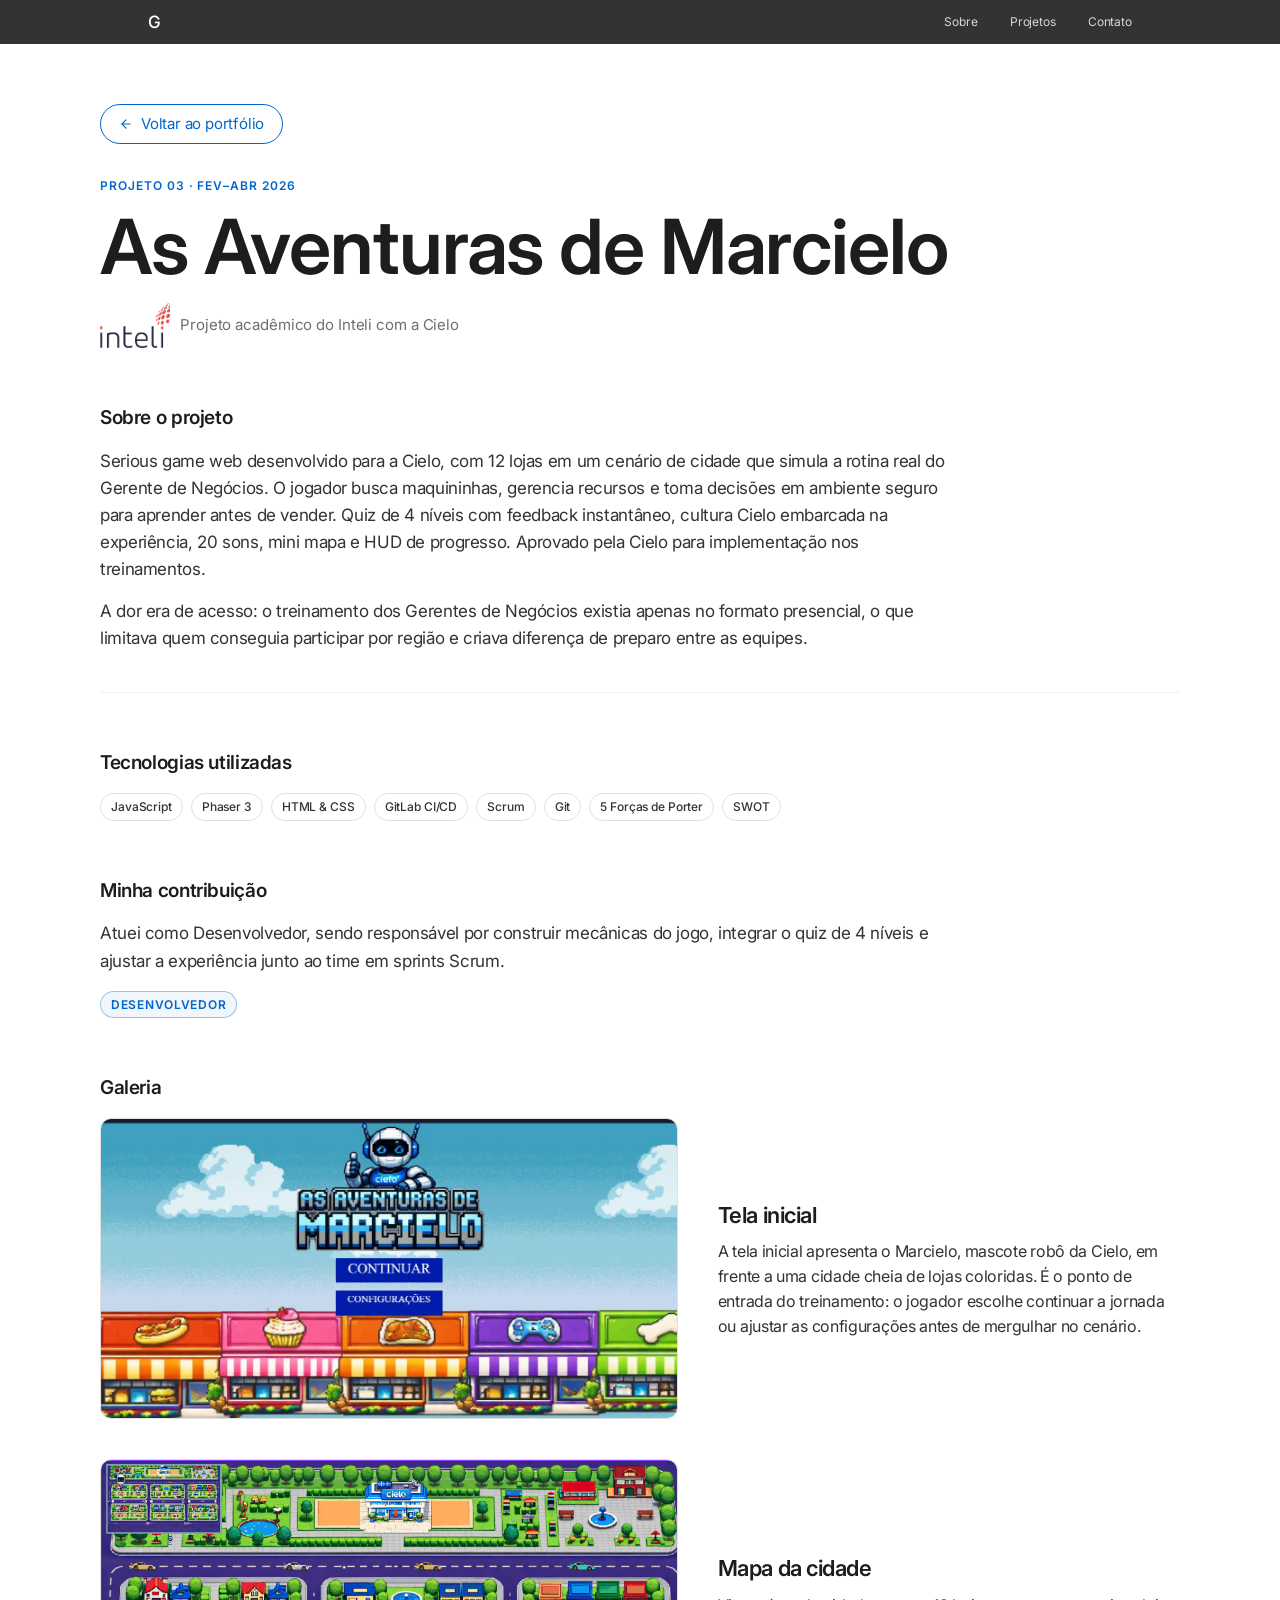
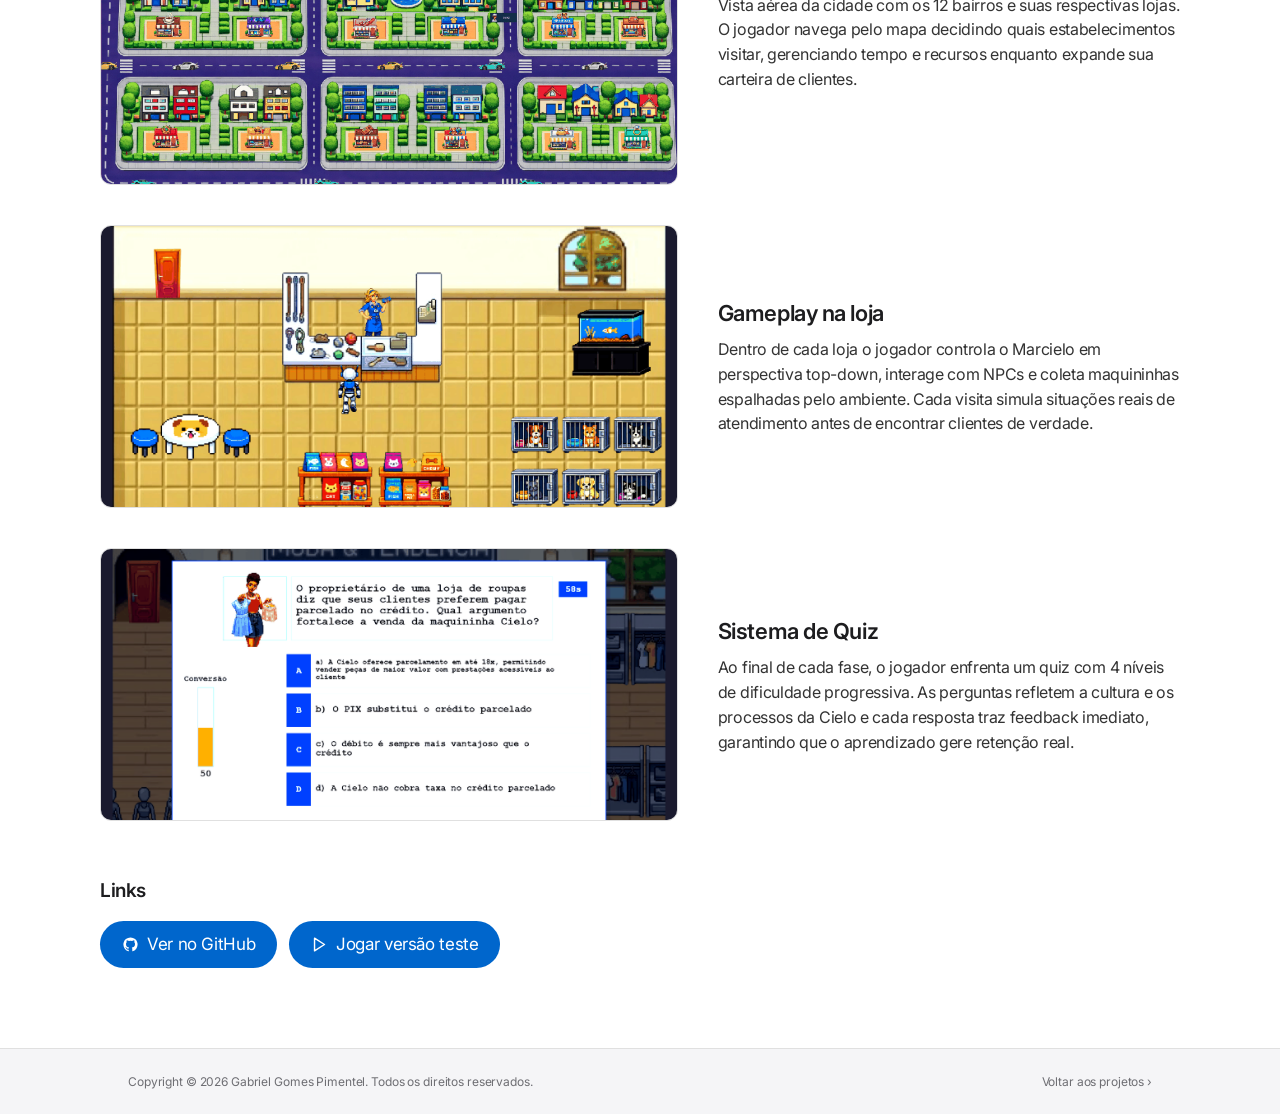
<file: projetos/as-aventuras-de-marcielo.html>
<!DOCTYPE html>
<html lang="pt-BR">
<head>
  <meta charset="UTF-8" />
  <meta name="viewport" content="width=device-width, initial-scale=1.0" />
  <title>As Aventuras de Marcielo | Gabriel Gomes Pimentel</title>
  <meta name="description" content="As Aventuras de Marcielo: serious game web de treinamento desenvolvido para a Cielo, no Inteli, e aprovado para uso nos treinamentos da empresa." />
  <meta name="theme-color" content="#0066cc" />
  <link rel="canonical" href="https://gabriel-gomes-pimentel.github.io/portifolio-desenvolvedor/projetos/as-aventuras-de-marcielo.html" />
  <link rel="icon" href="../assets/favicon.svg" type="image/svg+xml" />

  <meta property="og:type" content="article" />
  <meta property="og:locale" content="pt_BR" />
  <meta property="og:title" content="As Aventuras de Marcielo | Gabriel Gomes Pimentel" />
  <meta property="og:description" content="As Aventuras de Marcielo: serious game web de treinamento desenvolvido para a Cielo, no Inteli, e aprovado para uso nos treinamentos da empresa." />
  <meta property="og:url" content="https://gabriel-gomes-pimentel.github.io/portifolio-desenvolvedor/projetos/as-aventuras-de-marcielo.html" />
  <meta property="og:image" content="https://gabriel-gomes-pimentel.github.io/portifolio-desenvolvedor/assets/jogo-cielo.jpg" />
  <meta property="og:image:width" content="1280" />
  <meta property="og:image:height" content="665" />
  <meta name="twitter:card" content="summary_large_image" />
  <meta name="twitter:title" content="As Aventuras de Marcielo | Gabriel Gomes Pimentel" />
  <meta name="twitter:description" content="As Aventuras de Marcielo: serious game web de treinamento desenvolvido para a Cielo, no Inteli, e aprovado para uso nos treinamentos da empresa." />
  <meta name="twitter:image" content="https://gabriel-gomes-pimentel.github.io/portifolio-desenvolvedor/assets/jogo-cielo.jpg" />
  
  <link rel="preconnect" href="https://fonts.googleapis.com" />
  <link rel="preconnect" href="https://fonts.gstatic.com" crossorigin />
  <link href="https://fonts.googleapis.com/css2?family=Inter:wght@300;400;500;600;700&display=swap" rel="stylesheet" />
  <link rel="stylesheet" href="../css/style.css" />
</head>

<body>

  <nav class="global-nav">
    <div class="global-nav__inner">
      <a href="../index.html#hero" class="global-nav__logo">G</a>
      <ul class="global-nav__links">
        <li><a href="../index.html#about">Sobre</a></li>
        <li><a href="../index.html#projects">Projetos</a></li>
        <li><a href="../index.html#contact">Contato</a></li>
      </ul>
      <button class="global-nav__toggle" aria-label="Abrir menu" aria-expanded="false">
        <span></span>
        <span></span>
      </button>
    </div>
  </nav>

  <main class="tile tile--light project-detail">
    <div class="container-wide">

      <a href="../index.html#projects" class="back-link reveal">
        <svg viewBox="0 0 24 24" fill="none" stroke="currentColor" stroke-width="2" stroke-linecap="round" stroke-linejoin="round" aria-hidden="true">
          <line x1="19" y1="12" x2="5" y2="12"></line><polyline points="12 19 5 12 12 5"></polyline>
        </svg>
        Voltar ao portf&oacute;lio
      </a>

      <div class="detail-head">
        <span class="project-number reveal">Projeto 03 &middot; fev&ndash;abr 2026</span>
        <h1 class="detail-title reveal delay-1">As Aventuras de Marcielo</h1>
        <p class="project-credit reveal delay-2">
          <img src="../assets/inteli.png" alt="Inteli, Instituto de Tecnologia e Lideran&ccedil;a" width="360" height="231" />
          <span>Projeto acad&ecirc;mico do Inteli com a Cielo</span>
        </p>
      </div>

      <section class="detail-block">
        <h2 class="detail-label reveal">Sobre o projeto</h2>
        <p class="detail-text reveal">Serious game web desenvolvido para a Cielo, com 12 lojas em um cen&aacute;rio de cidade que simula a rotina real do Gerente de Neg&oacute;cios. O jogador busca maquininhas, gerencia recursos e toma decis&otilde;es em ambiente seguro para aprender antes de vender. Quiz de 4 n&iacute;veis com feedback instant&acirc;neo, cultura Cielo embarcada na experi&ecirc;ncia, 20 sons, mini mapa e HUD de progresso. Aprovado pela Cielo para implementa&ccedil;&atilde;o nos treinamentos.</p>
        <p class="detail-text reveal">A dor era de acesso: o treinamento dos Gerentes de Neg&oacute;cios existia apenas no formato presencial, o que limitava quem conseguia participar por regi&atilde;o e criava diferen&ccedil;a de preparo entre as equipes.</p>
      </section>

      <hr class="detail-rule" />

      <section class="detail-block">
        <h2 class="detail-label reveal">Tecnologias utilizadas</h2>
        <div class="project-tags detail-tags reveal">
              <span class="project-tag">JavaScript</span>
              <span class="project-tag">Phaser 3</span>
              <span class="project-tag">HTML & CSS</span>
              <span class="project-tag">GitLab CI/CD</span>
              <span class="project-tag">Scrum</span>
              <span class="project-tag">Git</span>
              <span class="project-tag">5 For&ccedil;as de Porter</span>
              <span class="project-tag">SWOT</span>
        </div>
      </section>

      <section class="detail-block">
        <h2 class="detail-label reveal">Minha contribui&ccedil;&atilde;o</h2>
        <p class="detail-text reveal">Atuei como Desenvolvedor, sendo respons&aacute;vel por construir mec&acirc;nicas do jogo, integrar o quiz de 4 n&iacute;veis e ajustar a experi&ecirc;ncia junto ao time em sprints Scrum.</p>
        <div class="project-tags reveal" style="margin-top: 16px;">
          <span class="project-tag project-tag--accent">Desenvolvedor</span>
        </div>
      </section>

      <section class="detail-block">
        <h2 class="detail-label reveal">Galeria</h2>
        <div class="gallery">
          <figure class="gallery-item reveal">
            <img src="../assets/jogo-cielo.jpg" alt="Tela inicial de As Aventuras de Marcielo" loading="lazy" width="1280" height="665" />
            <figcaption class="gallery-caption">
              <h3>Tela inicial</h3>
              <p>A tela inicial apresenta o Marcielo, mascote rob&ocirc; da Cielo, em frente a uma cidade cheia de lojas coloridas. &Eacute; o ponto de entrada do treinamento: o jogador escolhe continuar a jornada ou ajustar as configura&ccedil;&otilde;es antes de mergulhar no cen&aacute;rio.</p>
            </figcaption>
          </figure>
          <figure class="gallery-item reveal">
            <img src="../assets/cielo-mapa-cidade.png" alt="Mapa da cidade com os 12 bairros" loading="lazy" width="973" height="546" />
            <figcaption class="gallery-caption">
              <h3>Mapa da cidade</h3>
              <p>Vista a&eacute;rea da cidade com os 12 bairros e suas respectivas lojas. O jogador navega pelo mapa decidindo quais estabelecimentos visitar, gerenciando tempo e recursos enquanto expande sua carteira de clientes.</p>
            </figcaption>
          </figure>
          <figure class="gallery-item reveal">
            <img src="../assets/cielo-gameplay-loja.png" alt="Gameplay dentro de uma loja, em perspectiva top-down" loading="lazy" width="1400" height="685" />
            <figcaption class="gallery-caption">
              <h3>Gameplay na loja</h3>
              <p>Dentro de cada loja o jogador controla o Marcielo em perspectiva top-down, interage com NPCs e coleta maquininhas espalhadas pelo ambiente. Cada visita simula situa&ccedil;&otilde;es reais de atendimento antes de encontrar clientes de verdade.</p>
            </figcaption>
          </figure>
          <figure class="gallery-item reveal">
            <img src="../assets/cielo-quiz.png" alt="Sistema de quiz com pergunta e quatro alternativas" loading="lazy" width="1400" height="658" />
            <figcaption class="gallery-caption">
              <h3>Sistema de Quiz</h3>
              <p>Ao final de cada fase, o jogador enfrenta um quiz com 4 n&iacute;veis de dificuldade progressiva. As perguntas refletem a cultura e os processos da Cielo e cada resposta traz feedback imediato, garantindo que o aprendizado gere reten&ccedil;&atilde;o real.</p>
            </figcaption>
          </figure>
        </div>
      </section>

      <section class="detail-block">
        <h2 class="detail-label reveal">Links</h2>
        <div class="detail-links reveal">
          <a href="https://github.com/Gabriel-Gomes-Pimentel/projeto-cielo" target="_blank" rel="noopener noreferrer" class="btn-primary"><svg viewBox="0 0 24 24" fill="currentColor" aria-hidden="true"><path d="M12 2a10 10 0 0 0-3.16 19.49c.5.09.68-.22.68-.48v-1.7c-2.78.6-3.37-1.34-3.37-1.34-.46-1.16-1.11-1.47-1.11-1.47-.91-.62.07-.61.07-.61 1 .07 1.53 1.03 1.53 1.03.89 1.53 2.34 1.09 2.91.83.09-.65.35-1.09.63-1.34-2.22-.25-4.55-1.11-4.55-4.95 0-1.09.39-1.99 1.03-2.69-.1-.25-.45-1.27.1-2.65 0 0 .84-.27 2.75 1.02a9.56 9.56 0 0 1 5 0c1.91-1.29 2.75-1.02 2.75-1.02.55 1.38.2 2.4.1 2.65.64.7 1.03 1.6 1.03 2.69 0 3.85-2.34 4.7-4.57 4.95.36.31.68.92.68 1.85v2.74c0 .27.18.58.69.48A10 10 0 0 0 12 2z"/></svg>Ver no GitHub</a>
          <a href="https://lucascolfaro0812.github.io/projeto-cielo/" target="_blank" rel="noopener noreferrer" class="btn-primary"><svg viewBox="0 0 24 24" fill="none" stroke="currentColor" stroke-width="2" stroke-linecap="round" stroke-linejoin="round" aria-hidden="true"><polygon points="5 3 19 12 5 21 5 3"></polygon></svg>Jogar vers&atilde;o teste</a>
        </div>
      </section>

    </div>
  </main>

  <footer>
    <div class="footer-inner">
      <p>Copyright &copy; 2026 Gabriel Gomes Pimentel. Todos os direitos reservados.</p>
      <p><a href="../index.html#projects">Voltar aos projetos &rsaquo;</a></p>
    </div>
  </footer>

  <script src="../js/main.js" defer></script>

</body>
</html>
</file>
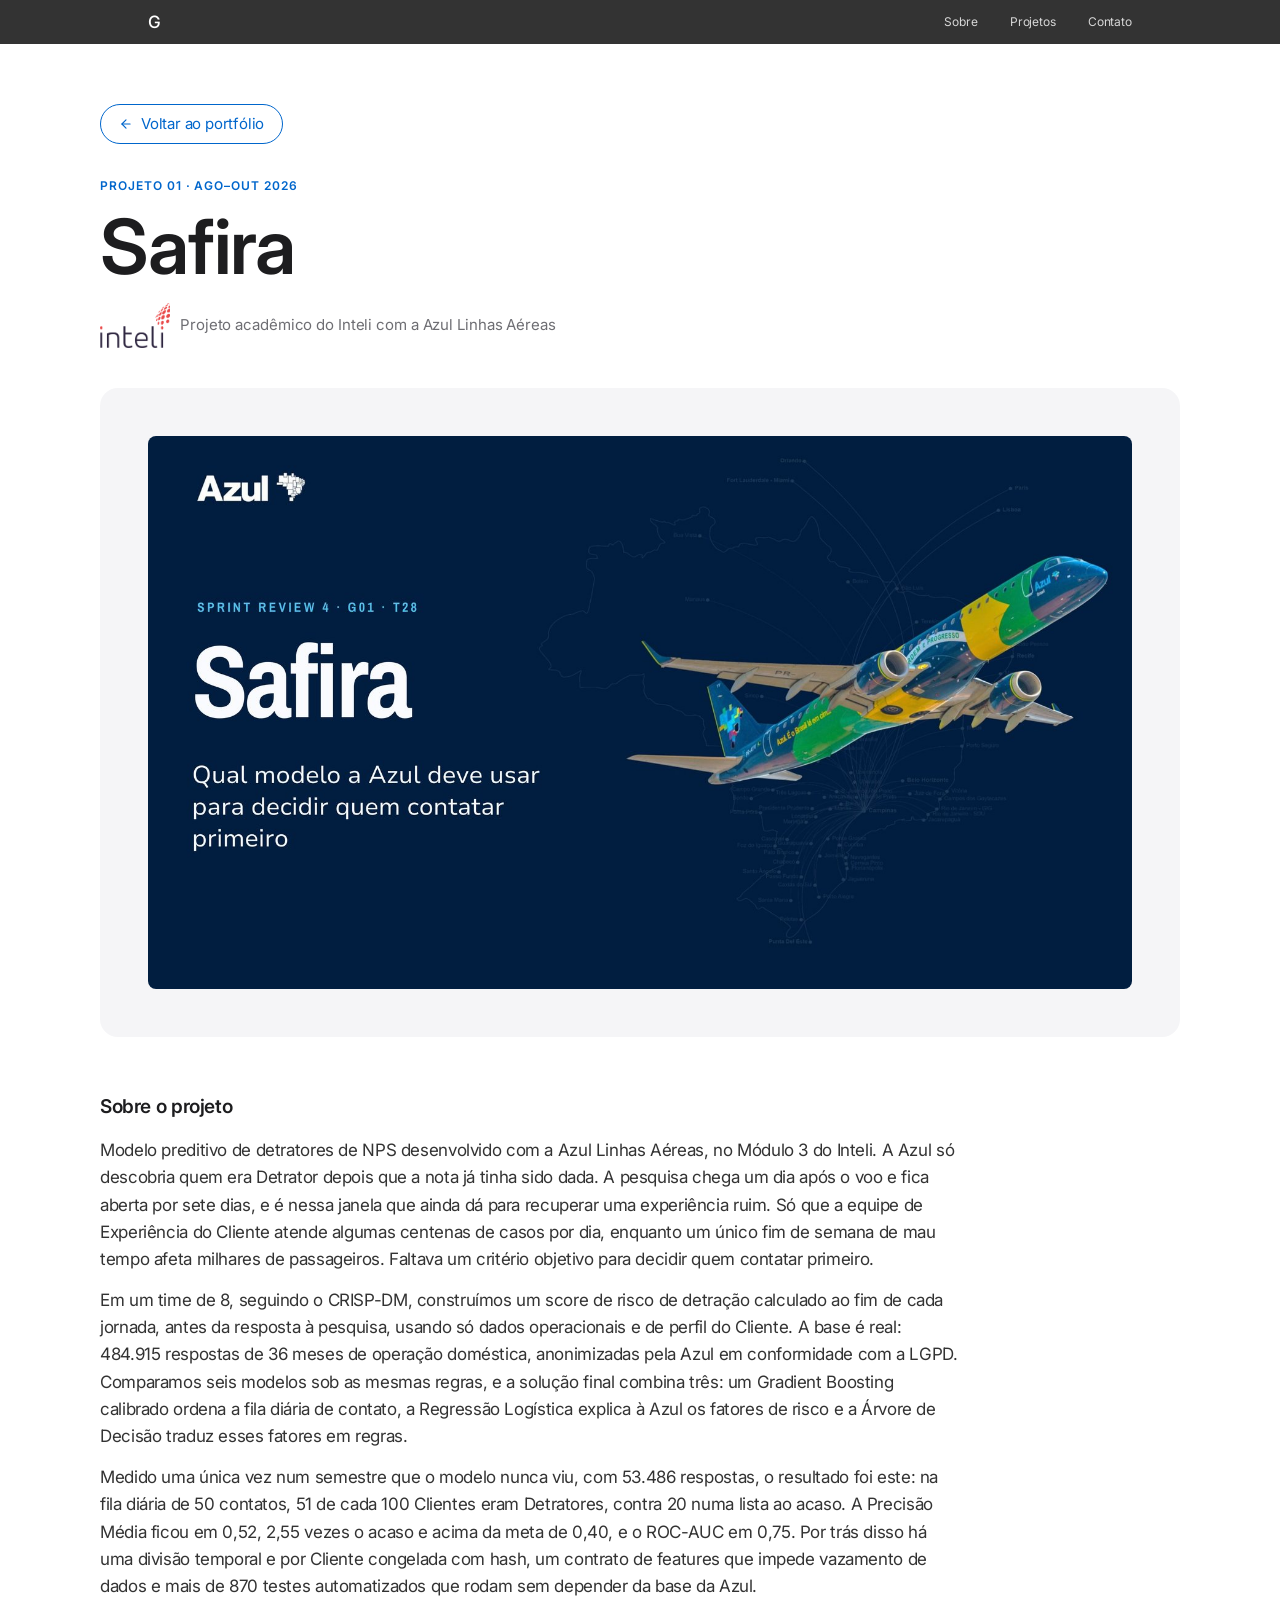
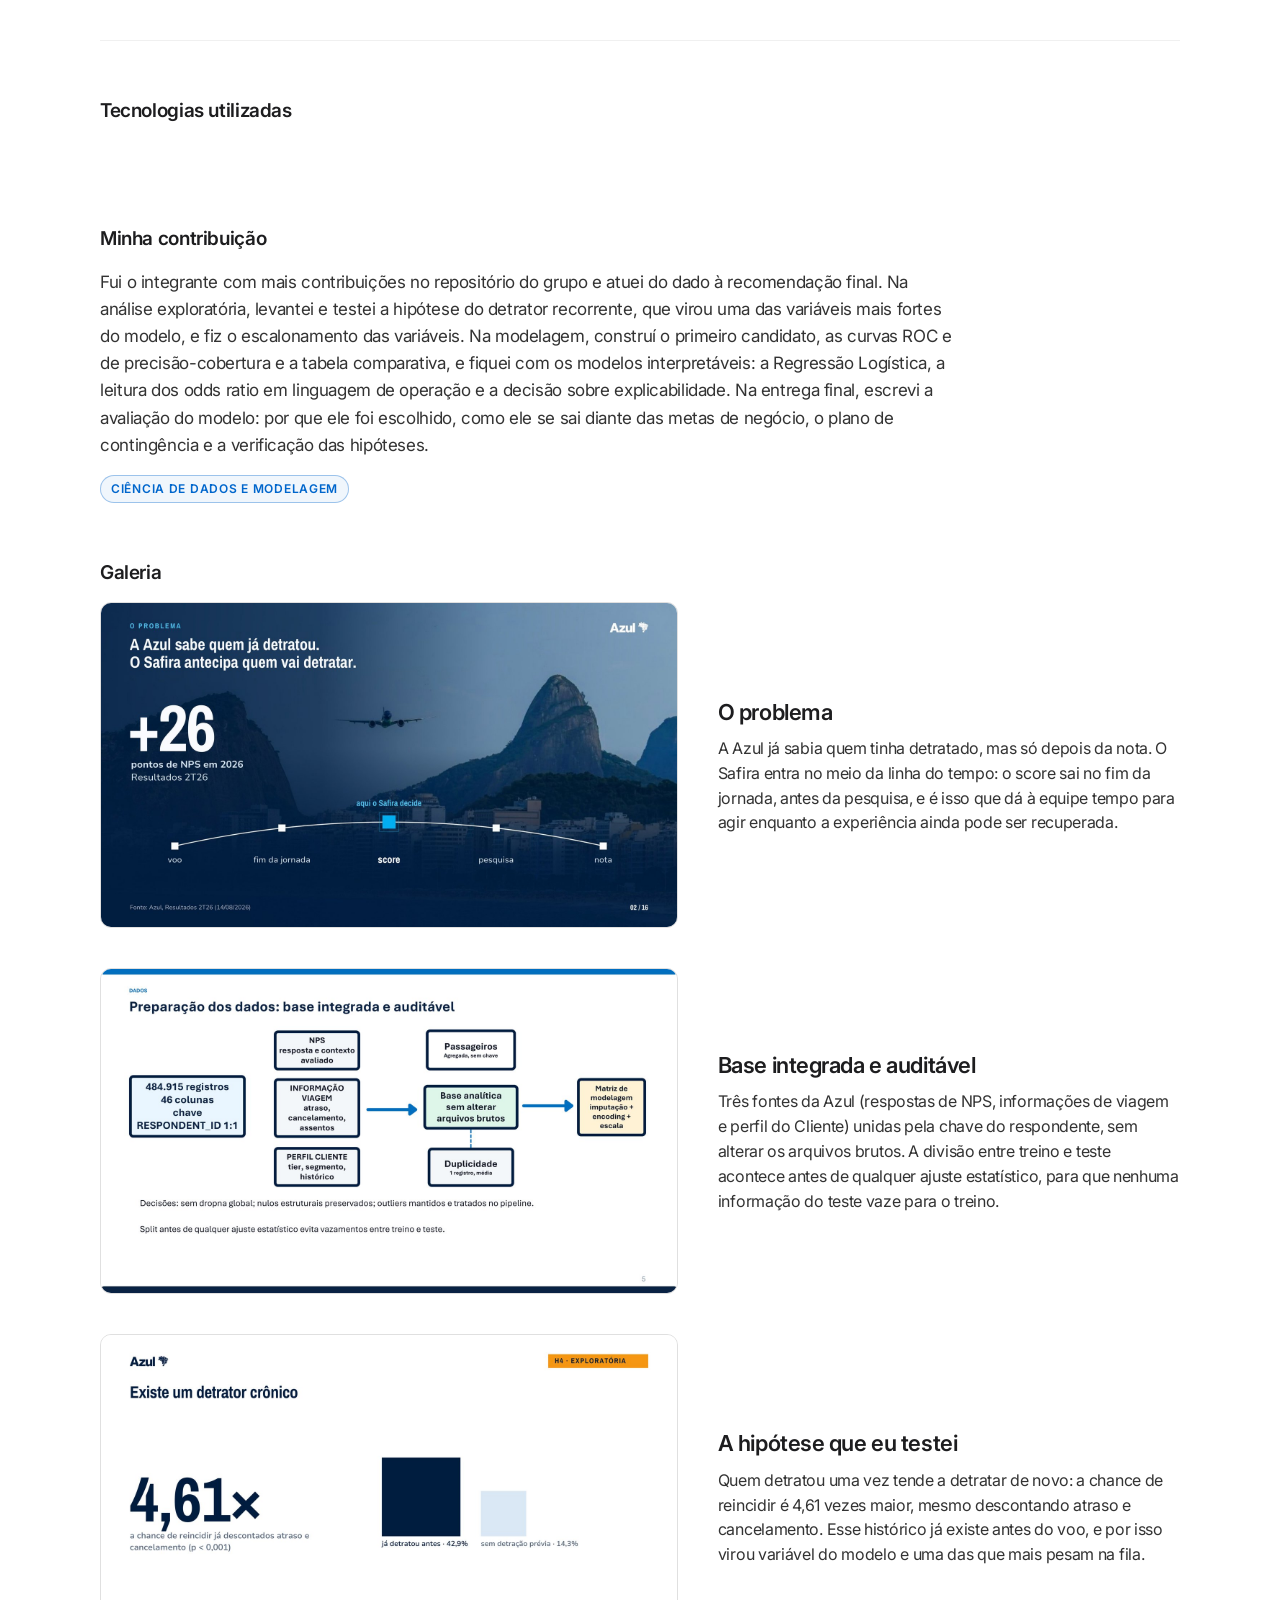
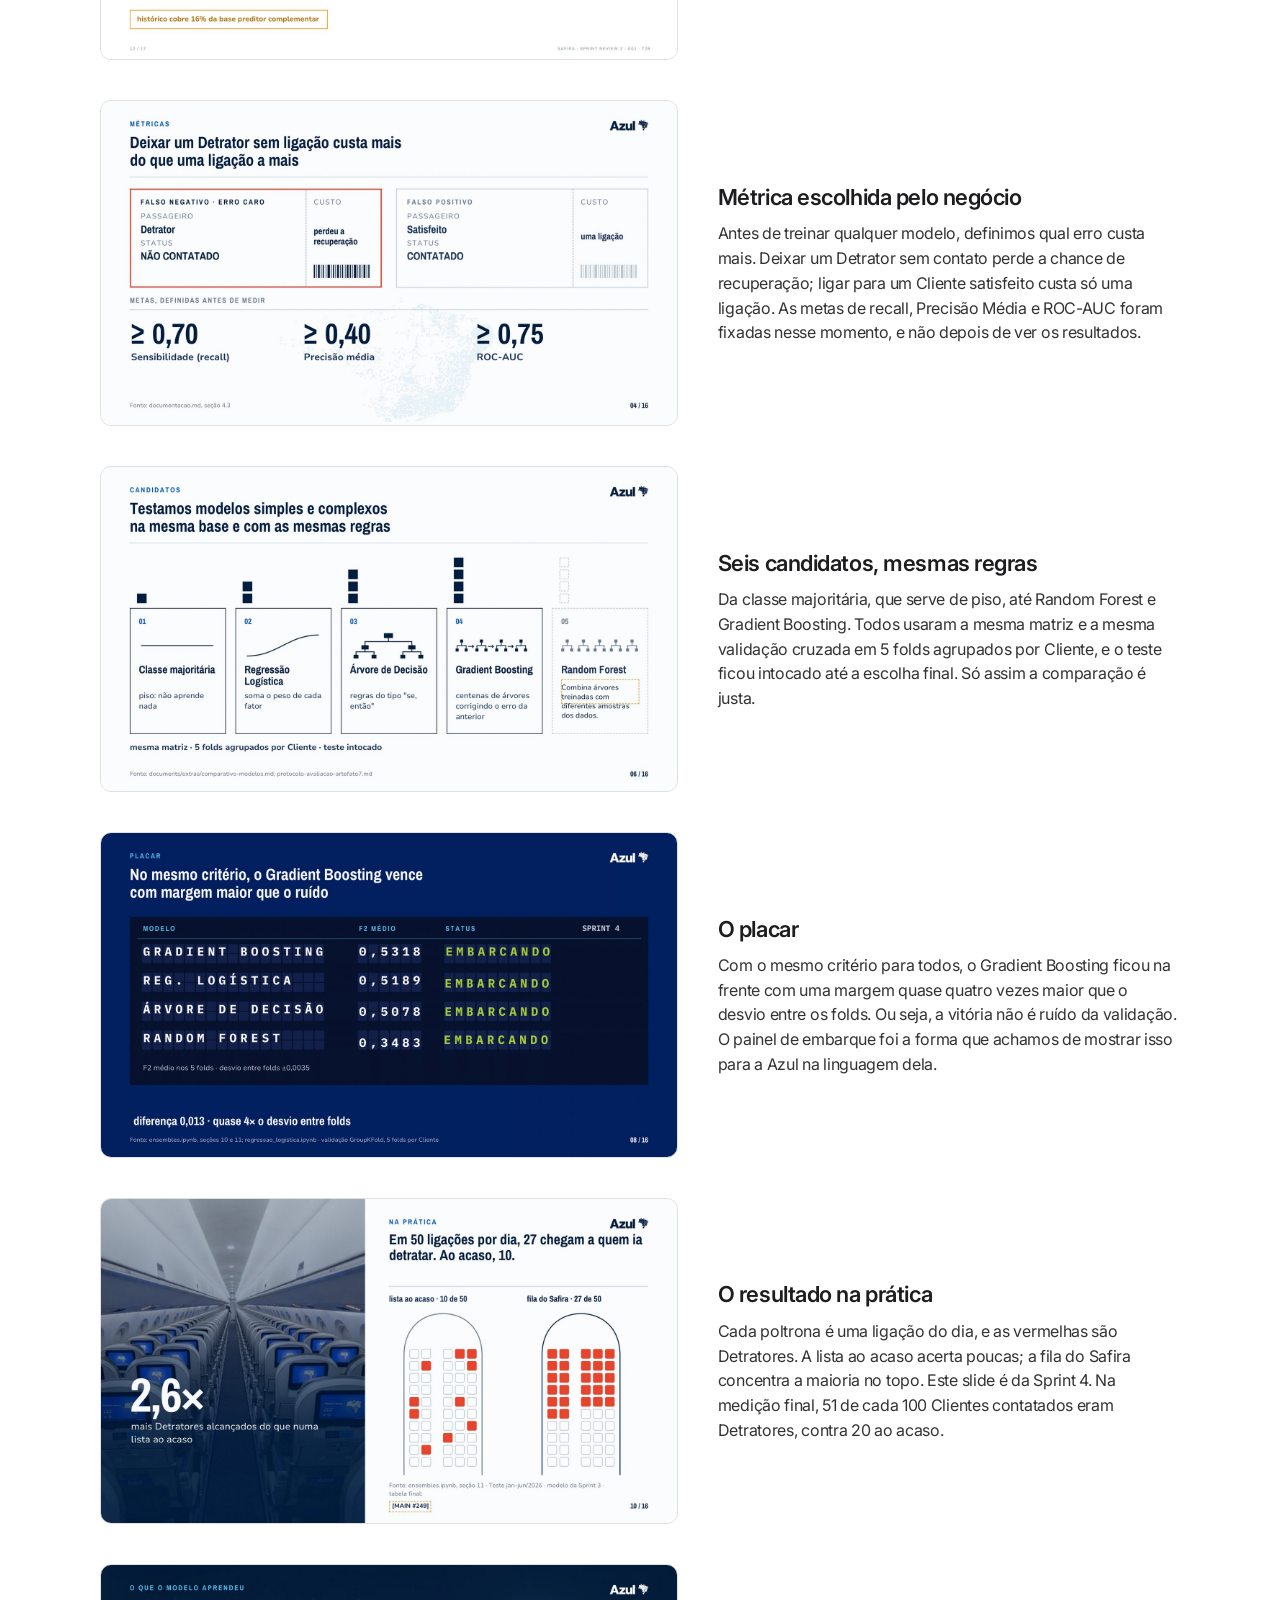
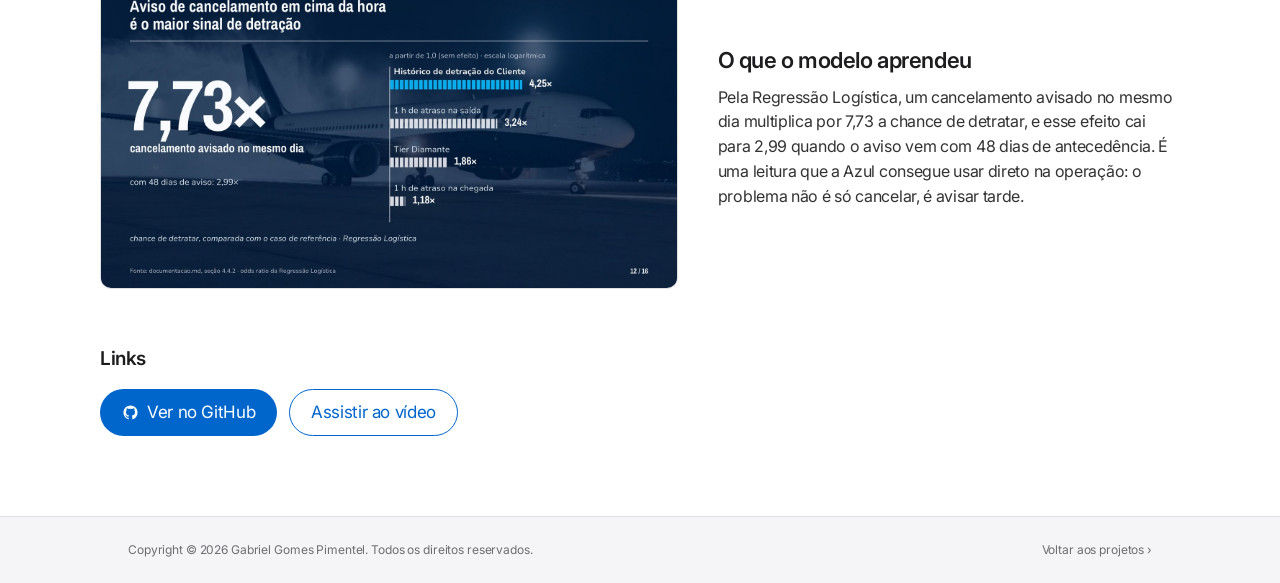
<file: projetos/safira.html>
<!DOCTYPE html>
<html lang="pt-BR">
<head>
  <meta charset="UTF-8" />
  <meta name="viewport" content="width=device-width, initial-scale=1.0" />
  <title>Safira | Gabriel Gomes Pimentel</title>
  <meta name="description" content="Safira: modelo de machine learning que prevê detratores de NPS para a Azul Linhas Aéreas antes da resposta à pesquisa. Projeto do Inteli." />
  <meta name="theme-color" content="#0066cc" />
  <link rel="canonical" href="https://gabriel-gomes-pimentel.github.io/portifolio-desenvolvedor/projetos/safira.html" />
  <link rel="icon" href="../assets/favicon.svg" type="image/svg+xml" />

  <meta property="og:type" content="article" />
  <meta property="og:locale" content="pt_BR" />
  <meta property="og:title" content="Safira | Gabriel Gomes Pimentel" />
  <meta property="og:description" content="Safira: modelo de machine learning que prevê detratores de NPS para a Azul Linhas Aéreas antes da resposta à pesquisa. Projeto do Inteli." />
  <meta property="og:url" content="https://gabriel-gomes-pimentel.github.io/portifolio-desenvolvedor/projetos/safira.html" />
  <meta property="og:image" content="https://gabriel-gomes-pimentel.github.io/portifolio-desenvolvedor/assets/safira-capa.jpg" />
  <meta property="og:image:width" content="1600" />
  <meta property="og:image:height" content="900" />
  <meta name="twitter:card" content="summary_large_image" />
  <meta name="twitter:title" content="Safira | Gabriel Gomes Pimentel" />
  <meta name="twitter:description" content="Safira: modelo de machine learning que prevê detratores de NPS para a Azul Linhas Aéreas antes da resposta à pesquisa. Projeto do Inteli." />
  <meta name="twitter:image" content="https://gabriel-gomes-pimentel.github.io/portifolio-desenvolvedor/assets/safira-capa.jpg" />
  
  <link rel="preconnect" href="https://fonts.googleapis.com" />
  <link rel="preconnect" href="https://fonts.gstatic.com" crossorigin />
  <link href="https://fonts.googleapis.com/css2?family=Inter:wght@300;400;500;600;700&display=swap" rel="stylesheet" />
  <link rel="stylesheet" href="../css/style.css" />
</head>

<body>

  <nav class="global-nav">
    <div class="global-nav__inner">
      <a href="../index.html#hero" class="global-nav__logo">G</a>
      <ul class="global-nav__links">
        <li><a href="../index.html#about">Sobre</a></li>
        <li><a href="../index.html#projects">Projetos</a></li>
        <li><a href="../index.html#contact">Contato</a></li>
      </ul>
      <button class="global-nav__toggle" aria-label="Abrir menu" aria-expanded="false">
        <span></span>
        <span></span>
      </button>
    </div>
  </nav>

  <main class="tile tile--light project-detail">
    <div class="container-wide">

      <a href="../index.html#projects" class="back-link reveal">
        <svg viewBox="0 0 24 24" fill="none" stroke="currentColor" stroke-width="2" stroke-linecap="round" stroke-linejoin="round" aria-hidden="true">
          <line x1="19" y1="12" x2="5" y2="12"></line><polyline points="12 19 5 12 12 5"></polyline>
        </svg>
        Voltar ao portf&oacute;lio
      </a>

      <div class="detail-head">
        <span class="project-number reveal">Projeto 01 &middot; ago&ndash;out 2026</span>
        <h1 class="detail-title reveal delay-1">Safira</h1>
        <p class="project-credit reveal delay-2">
          <img src="../assets/inteli.png" alt="Inteli, Instituto de Tecnologia e Lideran&ccedil;a" width="360" height="231" />
          <span>Projeto acad&ecirc;mico do Inteli com a Azul Linhas A&eacute;reas</span>
        </p>
      </div>

      <div class="project-image-wrap reveal" style="border-radius: var(--radius-lg); margin-top: 40px; min-height: 0;">
        <img src="../assets/safira-capa.jpg" alt="Capa da apresenta&ccedil;&atilde;o do Safira: qual modelo a Azul deve usar para decidir quem contatar primeiro" class="project-image project-image--illustration" width="1600" height="900" />
      </div>

      <section class="detail-block">
        <h2 class="detail-label reveal">Sobre o projeto</h2>
        <p class="detail-text reveal">Modelo preditivo de detratores de NPS desenvolvido com a Azul Linhas A&eacute;reas, no M&oacute;dulo 3 do Inteli. A Azul s&oacute; descobria quem era Detrator depois que a nota j&aacute; tinha sido dada. A pesquisa chega um dia ap&oacute;s o voo e fica aberta por sete dias, e &eacute; nessa janela que ainda d&aacute; para recuperar uma experi&ecirc;ncia ruim. S&oacute; que a equipe de Experi&ecirc;ncia do Cliente atende algumas centenas de casos por dia, enquanto um &uacute;nico fim de semana de mau tempo afeta milhares de passageiros. Faltava um crit&eacute;rio objetivo para decidir quem contatar primeiro.</p>
        <p class="detail-text reveal">Em um time de 8, seguindo o CRISP-DM, constru&iacute;mos um score de risco de detra&ccedil;&atilde;o calculado ao fim de cada jornada, antes da resposta &agrave; pesquisa, usando s&oacute; dados operacionais e de perfil do Cliente. A base &eacute; real: 484.915 respostas de 36 meses de opera&ccedil;&atilde;o dom&eacute;stica, anonimizadas pela Azul em conformidade com a LGPD. Comparamos seis modelos sob as mesmas regras, e a solu&ccedil;&atilde;o final combina tr&ecirc;s: um Gradient Boosting calibrado ordena a fila di&aacute;ria de contato, a Regress&atilde;o Log&iacute;stica explica &agrave; Azul os fatores de risco e a &Aacute;rvore de Decis&atilde;o traduz esses fatores em regras.</p>
        <p class="detail-text reveal">Medido uma &uacute;nica vez num semestre que o modelo nunca viu, com 53.486 respostas, o resultado foi este: na fila di&aacute;ria de 50 contatos, 51 de cada 100 Clientes eram Detratores, contra 20 numa lista ao acaso. A Precis&atilde;o M&eacute;dia ficou em 0,52, 2,55 vezes o acaso e acima da meta de 0,40, e o ROC-AUC em 0,75. Por tr&aacute;s disso h&aacute; uma divis&atilde;o temporal e por Cliente congelada com hash, um contrato de features que impede vazamento de dados e mais de 870 testes automatizados que rodam sem depender da base da Azul.</p>
      </section>

      <hr class="detail-rule" />

      <section class="detail-block">
        <h2 class="detail-label reveal">Tecnologias utilizadas</h2>
        <div class="project-tags detail-tags reveal">
              <span class="project-tag">Python</span>
              <span class="project-tag">pandas</span>
              <span class="project-tag">NumPy</span>
              <span class="project-tag">scikit-learn</span>
              <span class="project-tag">Gradient Boosting</span>
              <span class="project-tag">Regress&atilde;o Log&iacute;stica</span>
              <span class="project-tag">statsmodels</span>
              <span class="project-tag">Jupyter</span>
              <span class="project-tag">pytest</span>
              <span class="project-tag">CRISP-DM</span>
              <span class="project-tag">LGPD</span>
              <span class="project-tag">Scrum</span>
              <span class="project-tag">Git</span>
        </div>
      </section>

      <section class="detail-block">
        <h2 class="detail-label reveal">Minha contribui&ccedil;&atilde;o</h2>
        <p class="detail-text reveal">Fui o integrante com mais contribui&ccedil;&otilde;es no reposit&oacute;rio do grupo e atuei do dado &agrave; recomenda&ccedil;&atilde;o final. Na an&aacute;lise explorat&oacute;ria, levantei e testei a hip&oacute;tese do detrator recorrente, que virou uma das vari&aacute;veis mais fortes do modelo, e fiz o escalonamento das vari&aacute;veis. Na modelagem, constru&iacute; o primeiro candidato, as curvas ROC e de precis&atilde;o-cobertura e a tabela comparativa, e fiquei com os modelos interpret&aacute;veis: a Regress&atilde;o Log&iacute;stica, a leitura dos odds ratio em linguagem de opera&ccedil;&atilde;o e a decis&atilde;o sobre explicabilidade. Na entrega final, escrevi a avalia&ccedil;&atilde;o do modelo: por que ele foi escolhido, como ele se sai diante das metas de neg&oacute;cio, o plano de conting&ecirc;ncia e a verifica&ccedil;&atilde;o das hip&oacute;teses.</p>
        <div class="project-tags reveal" style="margin-top: 16px;">
          <span class="project-tag project-tag--accent">Ci&ecirc;ncia de dados e modelagem</span>
        </div>
      </section>

      <section class="detail-block">
        <h2 class="detail-label reveal">Galeria</h2>
        <div class="gallery">
          <figure class="gallery-item reveal">
            <img src="../assets/safira-problema.jpg" alt="Slide: a Azul sabe quem j&aacute; detratou, o Safira antecipa quem vai detratar" loading="lazy" width="1600" height="900" />
            <figcaption class="gallery-caption">
              <h3>O problema</h3>
              <p>A Azul j&aacute; sabia quem tinha detratado, mas s&oacute; depois da nota. O Safira entra no meio da linha do tempo: o score sai no fim da jornada, antes da pesquisa, e &eacute; isso que d&aacute; &agrave; equipe tempo para agir enquanto a experi&ecirc;ncia ainda pode ser recuperada.</p>
            </figcaption>
          </figure>
          <figure class="gallery-item reveal">
            <img src="../assets/safira-dados.jpg" alt="Slide: prepara&ccedil;&atilde;o dos dados em uma base integrada e audit&aacute;vel" loading="lazy" width="1600" height="900" />
            <figcaption class="gallery-caption">
              <h3>Base integrada e audit&aacute;vel</h3>
              <p>Tr&ecirc;s fontes da Azul (respostas de NPS, informa&ccedil;&otilde;es de viagem e perfil do Cliente) unidas pela chave do respondente, sem alterar os arquivos brutos. A divis&atilde;o entre treino e teste acontece antes de qualquer ajuste estat&iacute;stico, para que nenhuma informa&ccedil;&atilde;o do teste vaze para o treino.</p>
            </figcaption>
          </figure>
          <figure class="gallery-item reveal">
            <img src="../assets/safira-h4.jpg" alt="Slide: existe um detrator cr&ocirc;nico, com chance 4,61 vezes maior de reincidir" loading="lazy" width="1600" height="900" />
            <figcaption class="gallery-caption">
              <h3>A hip&oacute;tese que eu testei</h3>
              <p>Quem detratou uma vez tende a detratar de novo: a chance de reincidir &eacute; 4,61 vezes maior, mesmo descontando atraso e cancelamento. Esse hist&oacute;rico j&aacute; existe antes do voo, e por isso virou vari&aacute;vel do modelo e uma das que mais pesam na fila.</p>
            </figcaption>
          </figure>
          <figure class="gallery-item reveal">
            <img src="../assets/safira-metricas.jpg" alt="Slide: deixar um Detrator sem liga&ccedil;&atilde;o custa mais do que uma liga&ccedil;&atilde;o a mais" loading="lazy" width="1600" height="900" />
            <figcaption class="gallery-caption">
              <h3>M&eacute;trica escolhida pelo neg&oacute;cio</h3>
              <p>Antes de treinar qualquer modelo, definimos qual erro custa mais. Deixar um Detrator sem contato perde a chance de recupera&ccedil;&atilde;o; ligar para um Cliente satisfeito custa s&oacute; uma liga&ccedil;&atilde;o. As metas de recall, Precis&atilde;o M&eacute;dia e ROC-AUC foram fixadas nesse momento, e n&atilde;o depois de ver os resultados.</p>
            </figcaption>
          </figure>
          <figure class="gallery-item reveal">
            <img src="../assets/safira-candidatos.jpg" alt="Slide: modelos simples e complexos testados na mesma base e com as mesmas regras" loading="lazy" width="1600" height="900" />
            <figcaption class="gallery-caption">
              <h3>Seis candidatos, mesmas regras</h3>
              <p>Da classe majorit&aacute;ria, que serve de piso, at&eacute; Random Forest e Gradient Boosting. Todos usaram a mesma matriz e a mesma valida&ccedil;&atilde;o cruzada em 5 folds agrupados por Cliente, e o teste ficou intocado at&eacute; a escolha final. S&oacute; assim a compara&ccedil;&atilde;o &eacute; justa.</p>
            </figcaption>
          </figure>
          <figure class="gallery-item reveal">
            <img src="../assets/safira-placar.jpg" alt="Slide em formato de painel de embarque com o placar dos modelos" loading="lazy" width="1600" height="900" />
            <figcaption class="gallery-caption">
              <h3>O placar</h3>
              <p>Com o mesmo crit&eacute;rio para todos, o Gradient Boosting ficou na frente com uma margem quase quatro vezes maior que o desvio entre os folds. Ou seja, a vit&oacute;ria n&atilde;o &eacute; ru&iacute;do da valida&ccedil;&atilde;o. O painel de embarque foi a forma que achamos de mostrar isso para a Azul na linguagem dela.</p>
            </figcaption>
          </figure>
          <figure class="gallery-item reveal">
            <img src="../assets/safira-fila.jpg" alt="Slide: em 50 liga&ccedil;&otilde;es por dia, a fila do Safira alcan&ccedil;a muito mais Detratores do que uma lista ao acaso" loading="lazy" width="1600" height="900" />
            <figcaption class="gallery-caption">
              <h3>O resultado na pr&aacute;tica</h3>
              <p>Cada poltrona &eacute; uma liga&ccedil;&atilde;o do dia, e as vermelhas s&atilde;o Detratores. A lista ao acaso acerta poucas; a fila do Safira concentra a maioria no topo. Este slide &eacute; da Sprint 4. Na medi&ccedil;&atilde;o final, 51 de cada 100 Clientes contatados eram Detratores, contra 20 ao acaso.</p>
            </figcaption>
          </figure>
          <figure class="gallery-item reveal">
            <img src="../assets/safira-cancelamento.jpg" alt="Slide: aviso de cancelamento em cima da hora &eacute; o maior sinal de detra&ccedil;&atilde;o, 7,73 vezes" loading="lazy" width="1600" height="900" />
            <figcaption class="gallery-caption">
              <h3>O que o modelo aprendeu</h3>
              <p>Pela Regress&atilde;o Log&iacute;stica, um cancelamento avisado no mesmo dia multiplica por 7,73 a chance de detratar, e esse efeito cai para 2,99 quando o aviso vem com 48 dias de anteced&ecirc;ncia. &Eacute; uma leitura que a Azul consegue usar direto na opera&ccedil;&atilde;o: o problema n&atilde;o &eacute; s&oacute; cancelar, &eacute; avisar tarde.</p>
            </figcaption>
          </figure>
        </div>
      </section>

      <section class="detail-block">
        <h2 class="detail-label reveal">Links</h2>
        <div class="detail-links reveal">
          <a href="https://github.com/Gabriel-Gomes-Pimentel/safira-azul-nps" target="_blank" rel="noopener noreferrer" class="btn-primary"><svg viewBox="0 0 24 24" fill="currentColor" aria-hidden="true"><path d="M12 2a10 10 0 0 0-3.16 19.49c.5.09.68-.22.68-.48v-1.7c-2.78.6-3.37-1.34-3.37-1.34-.46-1.16-1.11-1.47-1.11-1.47-.91-.62.07-.61.07-.61 1 .07 1.53 1.03 1.53 1.03.89 1.53 2.34 1.09 2.91.83.09-.65.35-1.09.63-1.34-2.22-.25-4.55-1.11-4.55-4.95 0-1.09.39-1.99 1.03-2.69-.1-.25-.45-1.27.1-2.65 0 0 .84-.27 2.75 1.02a9.56 9.56 0 0 1 5 0c1.91-1.29 2.75-1.02 2.75-1.02.55 1.38.2 2.4.1 2.65.64.7 1.03 1.6 1.03 2.69 0 3.85-2.34 4.7-4.57 4.95.36.31.68.92.68 1.85v2.74c0 .27.18.58.69.48A10 10 0 0 0 12 2z"/></svg>Ver no GitHub</a>
          <a href="https://youtu.be/c-2v88OHld4" target="_blank" rel="noopener noreferrer" class="btn-secondary">Assistir ao v&iacute;deo</a>
        </div>
      </section>

    </div>
  </main>

  <footer>
    <div class="footer-inner">
      <p>Copyright &copy; 2026 Gabriel Gomes Pimentel. Todos os direitos reservados.</p>
      <p><a href="../index.html#projects">Voltar aos projetos &rsaquo;</a></p>
    </div>
  </footer>

  <script src="../js/main.js" defer></script>

</body>
</html>
</file>
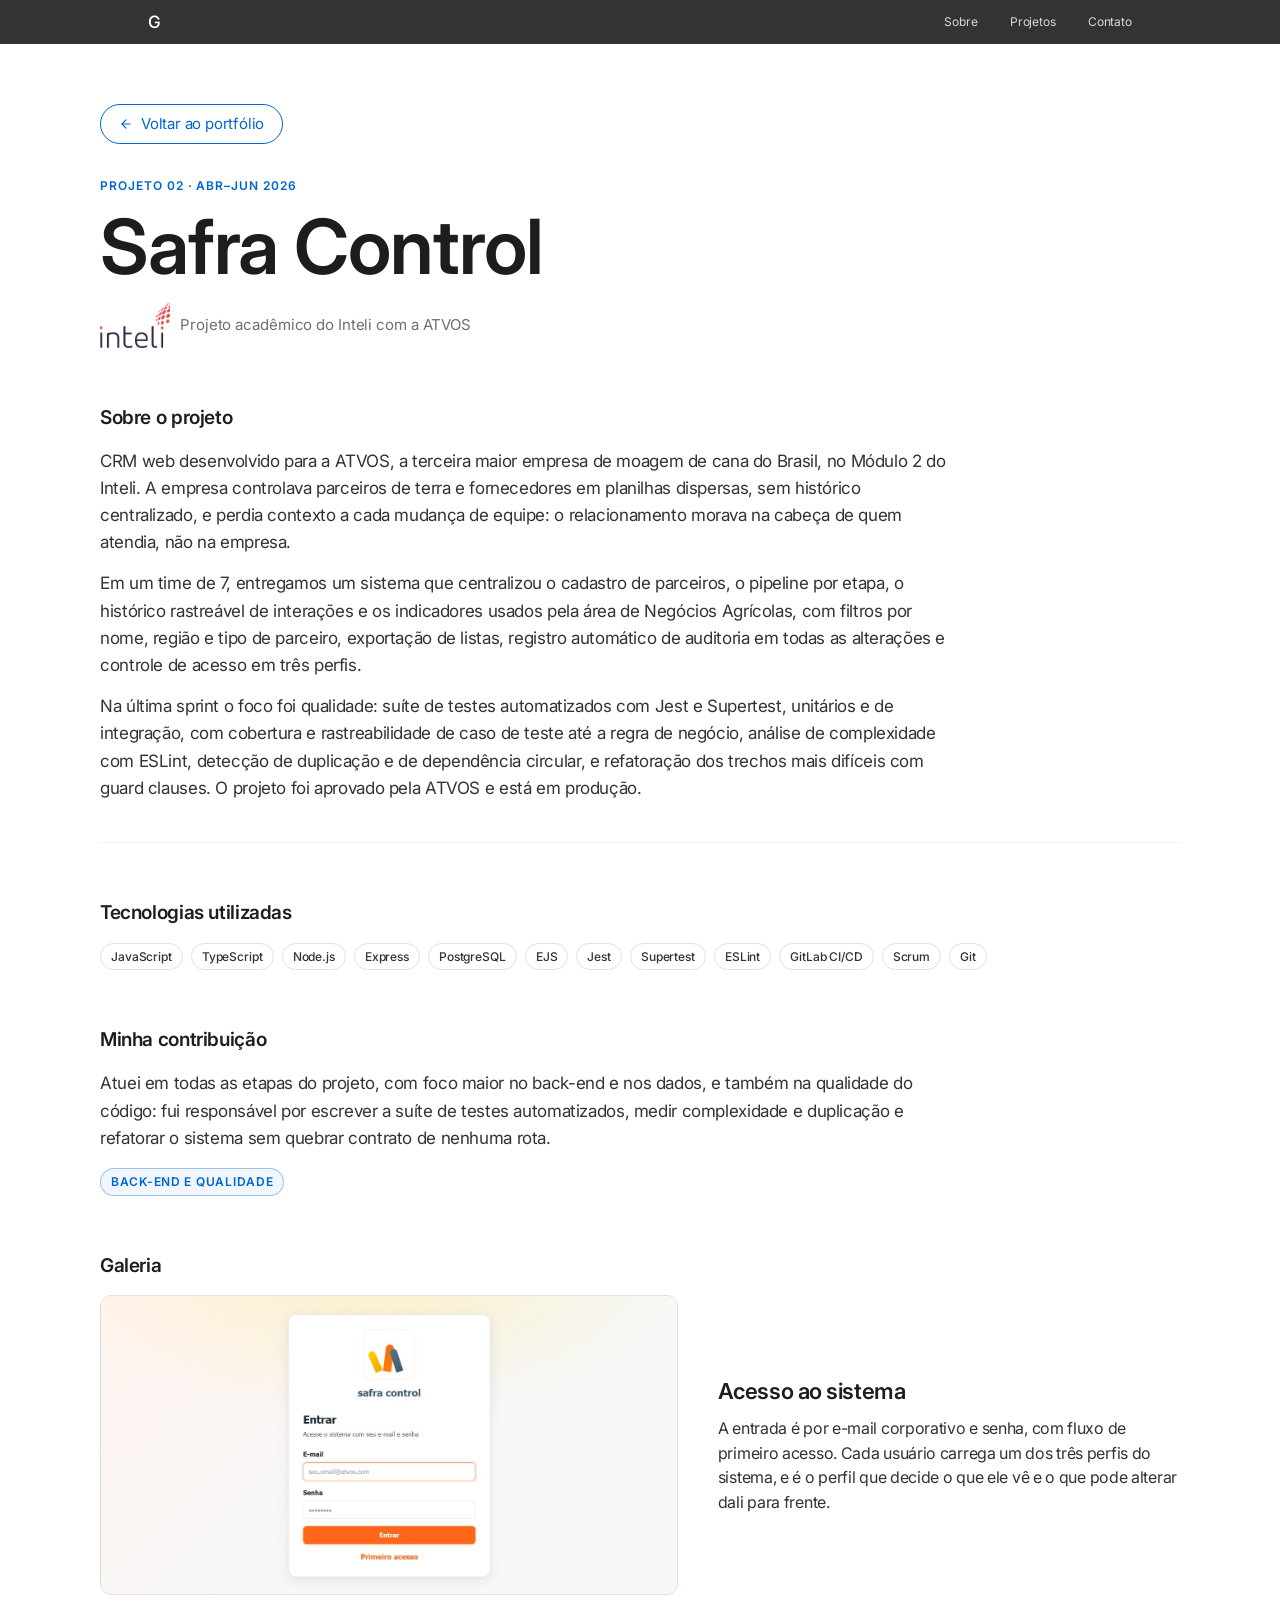
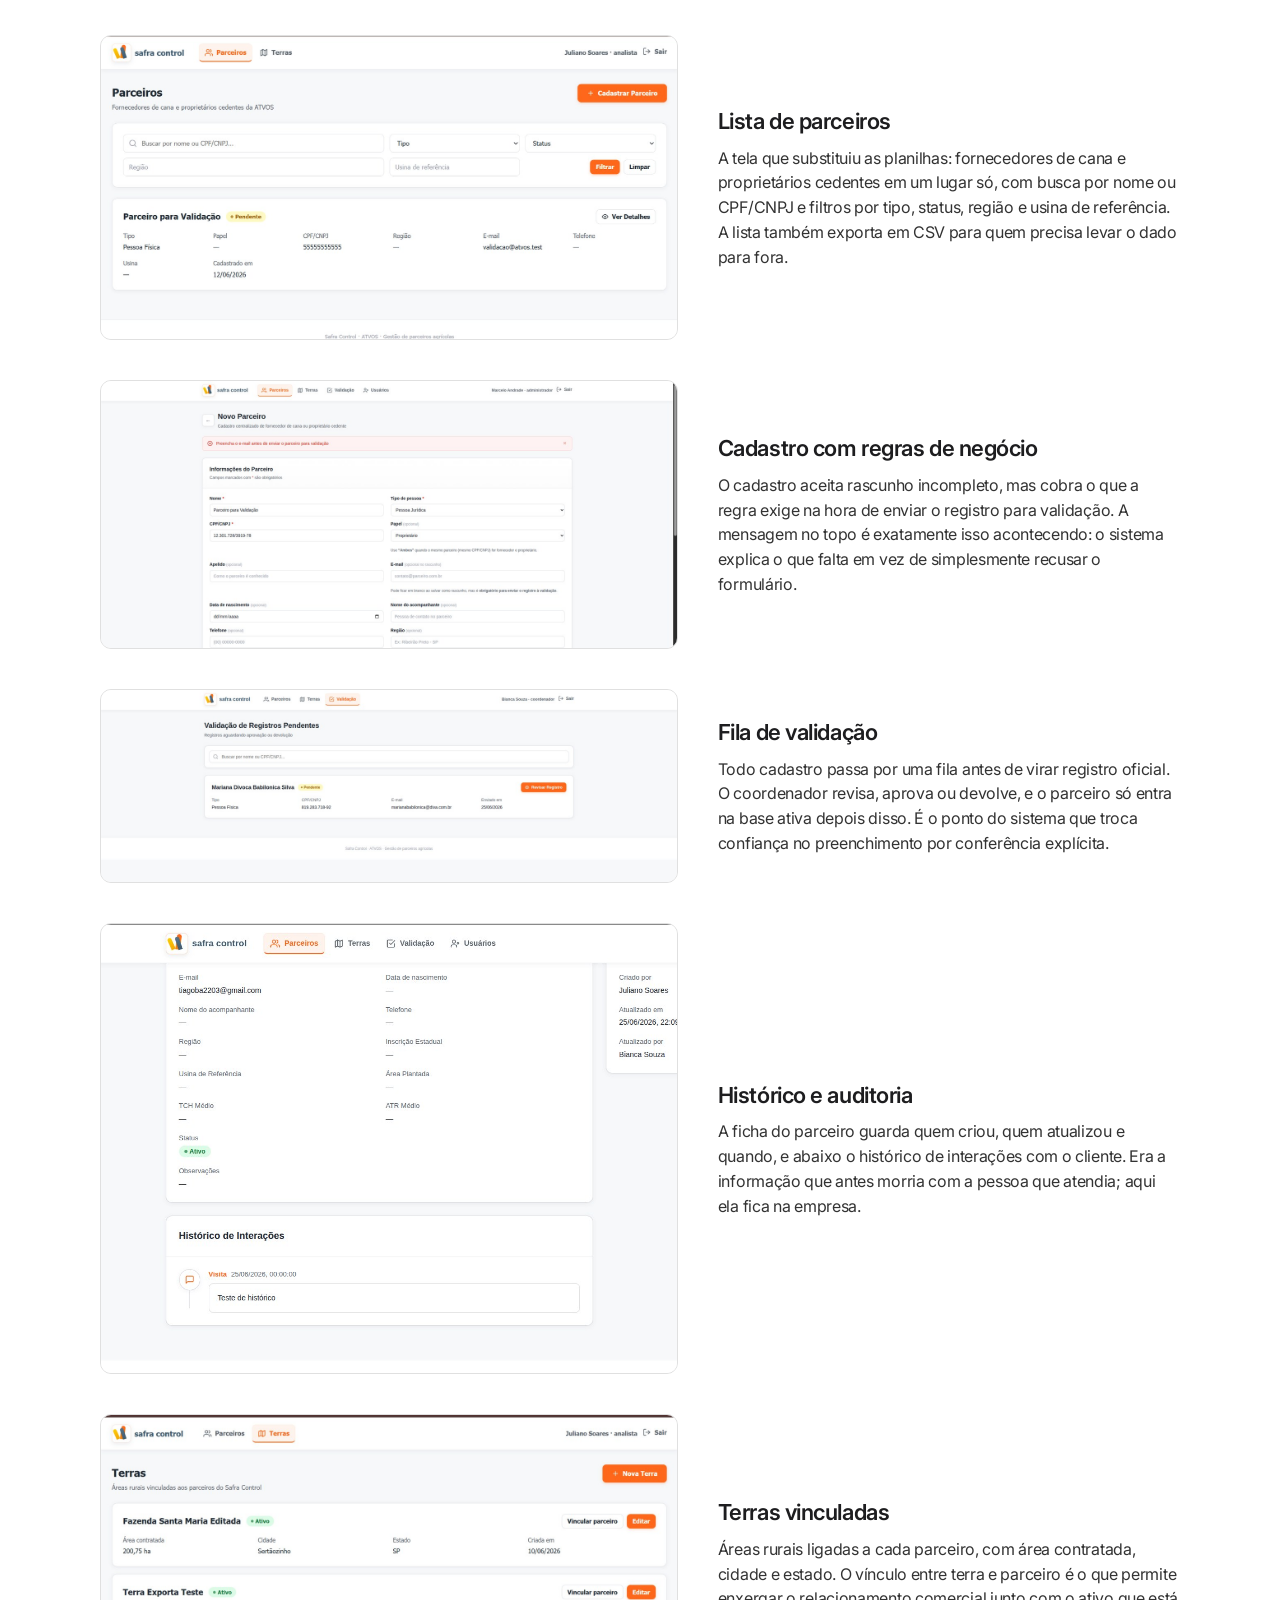
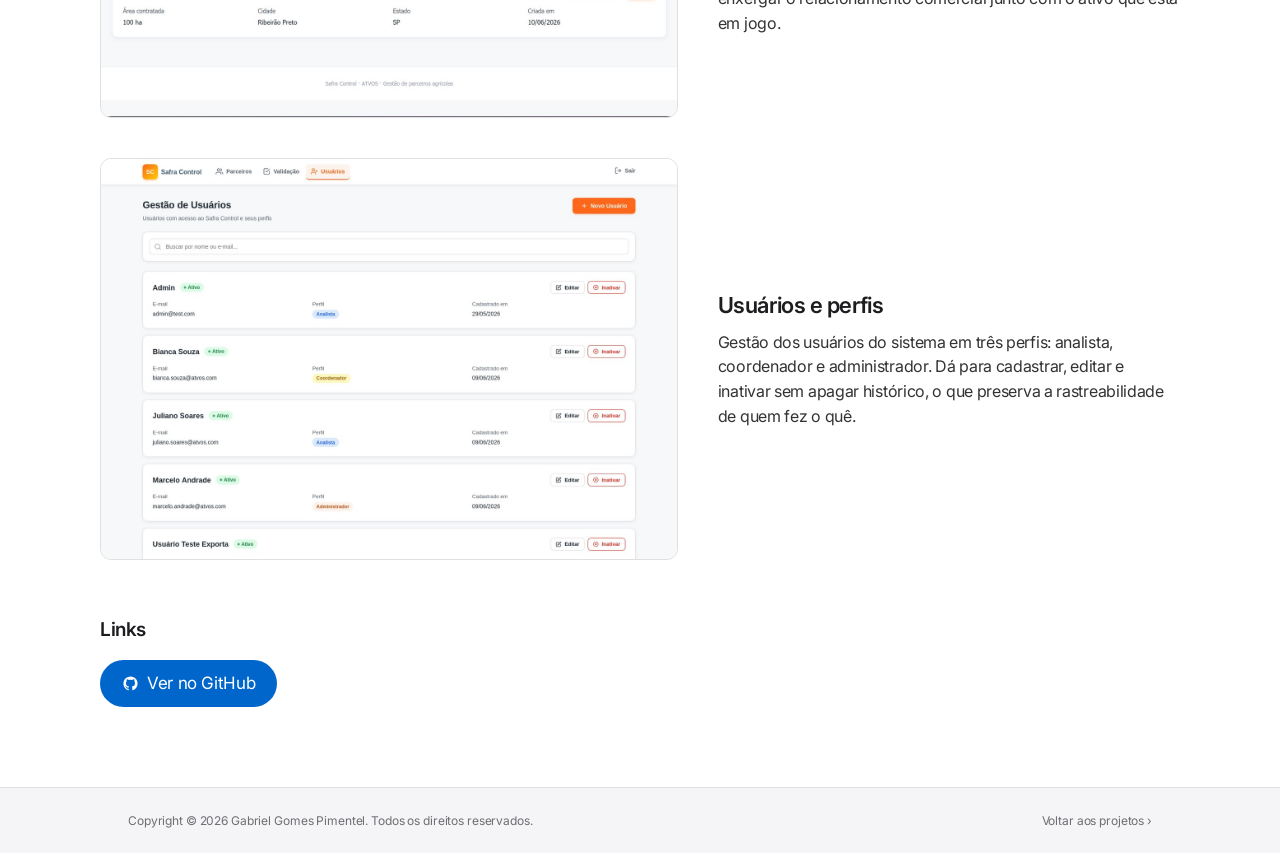
<file: projetos/safra-control.html>
<!DOCTYPE html>
<html lang="pt-BR">
<head>
  <meta charset="UTF-8" />
  <meta name="viewport" content="width=device-width, initial-scale=1.0" />
  <title>Safra Control | Gabriel Gomes Pimentel</title>
  <meta name="description" content="Safra Control: CRM web de parceiros agrícolas desenvolvido para a ATVOS, no Inteli. Aprovado e em produção." />
  <meta name="theme-color" content="#0066cc" />
  <link rel="canonical" href="https://gabriel-gomes-pimentel.github.io/portifolio-desenvolvedor/projetos/safra-control.html" />
  <link rel="icon" href="../assets/favicon.svg" type="image/svg+xml" />

  <meta property="og:type" content="article" />
  <meta property="og:locale" content="pt_BR" />
  <meta property="og:title" content="Safra Control | Gabriel Gomes Pimentel" />
  <meta property="og:description" content="Safra Control: CRM web de parceiros agrícolas desenvolvido para a ATVOS, no Inteli. Aprovado e em produção." />
  <meta property="og:url" content="https://gabriel-gomes-pimentel.github.io/portifolio-desenvolvedor/projetos/safra-control.html" />
  <meta property="og:image" content="https://gabriel-gomes-pimentel.github.io/portifolio-desenvolvedor/assets/sc-parceiros.jpg" />
  <meta property="og:image:width" content="1400" />
  <meta property="og:image:height" content="737" />
  <meta name="twitter:card" content="summary_large_image" />
  <meta name="twitter:title" content="Safra Control | Gabriel Gomes Pimentel" />
  <meta name="twitter:description" content="Safra Control: CRM web de parceiros agrícolas desenvolvido para a ATVOS, no Inteli. Aprovado e em produção." />
  <meta name="twitter:image" content="https://gabriel-gomes-pimentel.github.io/portifolio-desenvolvedor/assets/sc-parceiros.jpg" />
  
  <link rel="preconnect" href="https://fonts.googleapis.com" />
  <link rel="preconnect" href="https://fonts.gstatic.com" crossorigin />
  <link href="https://fonts.googleapis.com/css2?family=Inter:wght@300;400;500;600;700&display=swap" rel="stylesheet" />
  <link rel="stylesheet" href="../css/style.css" />
</head>

<body>

  <nav class="global-nav">
    <div class="global-nav__inner">
      <a href="../index.html#hero" class="global-nav__logo">G</a>
      <ul class="global-nav__links">
        <li><a href="../index.html#about">Sobre</a></li>
        <li><a href="../index.html#projects">Projetos</a></li>
        <li><a href="../index.html#contact">Contato</a></li>
      </ul>
      <button class="global-nav__toggle" aria-label="Abrir menu" aria-expanded="false">
        <span></span>
        <span></span>
      </button>
    </div>
  </nav>

  <main class="tile tile--light project-detail">
    <div class="container-wide">

      <a href="../index.html#projects" class="back-link reveal">
        <svg viewBox="0 0 24 24" fill="none" stroke="currentColor" stroke-width="2" stroke-linecap="round" stroke-linejoin="round" aria-hidden="true">
          <line x1="19" y1="12" x2="5" y2="12"></line><polyline points="12 19 5 12 12 5"></polyline>
        </svg>
        Voltar ao portf&oacute;lio
      </a>

      <div class="detail-head">
        <span class="project-number reveal">Projeto 02 &middot; abr&ndash;jun 2026</span>
        <h1 class="detail-title reveal delay-1">Safra Control</h1>
        <p class="project-credit reveal delay-2">
          <img src="../assets/inteli.png" alt="Inteli, Instituto de Tecnologia e Lideran&ccedil;a" width="360" height="231" />
          <span>Projeto acad&ecirc;mico do Inteli com a ATVOS</span>
        </p>
      </div>

      <section class="detail-block">
        <h2 class="detail-label reveal">Sobre o projeto</h2>
        <p class="detail-text reveal">CRM web desenvolvido para a ATVOS, a terceira maior empresa de moagem de cana do Brasil, no M&oacute;dulo 2 do Inteli. A empresa controlava parceiros de terra e fornecedores em planilhas dispersas, sem hist&oacute;rico centralizado, e perdia contexto a cada mudan&ccedil;a de equipe: o relacionamento morava na cabe&ccedil;a de quem atendia, n&atilde;o na empresa.</p>
        <p class="detail-text reveal">Em um time de 7, entregamos um sistema que centralizou o cadastro de parceiros, o pipeline por etapa, o hist&oacute;rico rastre&aacute;vel de intera&ccedil;&otilde;es e os indicadores usados pela &aacute;rea de Neg&oacute;cios Agr&iacute;colas, com filtros por nome, regi&atilde;o e tipo de parceiro, exporta&ccedil;&atilde;o de listas, registro autom&aacute;tico de auditoria em todas as altera&ccedil;&otilde;es e controle de acesso em tr&ecirc;s perfis.</p>
        <p class="detail-text reveal">Na &uacute;ltima sprint o foco foi qualidade: su&iacute;te de testes automatizados com Jest e Supertest, unit&aacute;rios e de integra&ccedil;&atilde;o, com cobertura e rastreabilidade de caso de teste at&eacute; a regra de neg&oacute;cio, an&aacute;lise de complexidade com ESLint, detec&ccedil;&atilde;o de duplica&ccedil;&atilde;o e de depend&ecirc;ncia circular, e refatora&ccedil;&atilde;o dos trechos mais dif&iacute;ceis com guard clauses. O projeto foi aprovado pela ATVOS e est&aacute; em produ&ccedil;&atilde;o.</p>
      </section>

      <hr class="detail-rule" />

      <section class="detail-block">
        <h2 class="detail-label reveal">Tecnologias utilizadas</h2>
        <div class="project-tags detail-tags reveal">
              <span class="project-tag">JavaScript</span>
              <span class="project-tag">TypeScript</span>
              <span class="project-tag">Node.js</span>
              <span class="project-tag">Express</span>
              <span class="project-tag">PostgreSQL</span>
              <span class="project-tag">EJS</span>
              <span class="project-tag">Jest</span>
              <span class="project-tag">Supertest</span>
              <span class="project-tag">ESLint</span>
              <span class="project-tag">GitLab CI/CD</span>
              <span class="project-tag">Scrum</span>
              <span class="project-tag">Git</span>
        </div>
      </section>

      <section class="detail-block">
        <h2 class="detail-label reveal">Minha contribui&ccedil;&atilde;o</h2>
        <p class="detail-text reveal">Atuei em todas as etapas do projeto, com foco maior no back-end e nos dados, e tamb&eacute;m na qualidade do c&oacute;digo: fui respons&aacute;vel por escrever a su&iacute;te de testes automatizados, medir complexidade e duplica&ccedil;&atilde;o e refatorar o sistema sem quebrar contrato de nenhuma rota.</p>
        <div class="project-tags reveal" style="margin-top: 16px;">
          <span class="project-tag project-tag--accent">Back-end e qualidade</span>
        </div>
      </section>

      <section class="detail-block">
        <h2 class="detail-label reveal">Galeria</h2>
        <div class="gallery">
          <figure class="gallery-item reveal">
            <img src="../assets/sc-login.jpg" alt="Tela de login do Safra Control" loading="lazy" width="1400" height="723" />
            <figcaption class="gallery-caption">
              <h3>Acesso ao sistema</h3>
              <p>A entrada &eacute; por e-mail corporativo e senha, com fluxo de primeiro acesso. Cada usu&aacute;rio carrega um dos tr&ecirc;s perfis do sistema, e &eacute; o perfil que decide o que ele v&ecirc; e o que pode alterar dali para frente.</p>
            </figcaption>
          </figure>
          <figure class="gallery-item reveal">
            <img src="../assets/sc-parceiros.jpg" alt="Lista de parceiros com busca e filtros" loading="lazy" width="1400" height="737" />
            <figcaption class="gallery-caption">
              <h3>Lista de parceiros</h3>
              <p>A tela que substituiu as planilhas: fornecedores de cana e propriet&aacute;rios cedentes em um lugar s&oacute;, com busca por nome ou CPF/CNPJ e filtros por tipo, status, regi&atilde;o e usina de refer&ecirc;ncia. A lista tamb&eacute;m exporta em CSV para quem precisa levar o dado para fora.</p>
            </figcaption>
          </figure>
          <figure class="gallery-item reveal">
            <img src="../assets/sc-novo-parceiro.jpg" alt="Formul&aacute;rio de cadastro de novo parceiro" loading="lazy" width="1400" height="650" />
            <figcaption class="gallery-caption">
              <h3>Cadastro com regras de neg&oacute;cio</h3>
              <p>O cadastro aceita rascunho incompleto, mas cobra o que a regra exige na hora de enviar o registro para valida&ccedil;&atilde;o. A mensagem no topo &eacute; exatamente isso acontecendo: o sistema explica o que falta em vez de simplesmente recusar o formul&aacute;rio.</p>
            </figcaption>
          </figure>
          <figure class="gallery-item reveal">
            <img src="../assets/sc-validacao.jpg" alt="Fila de registros pendentes de valida&ccedil;&atilde;o" loading="lazy" width="1400" height="466" />
            <figcaption class="gallery-caption">
              <h3>Fila de valida&ccedil;&atilde;o</h3>
              <p>Todo cadastro passa por uma fila antes de virar registro oficial. O coordenador revisa, aprova ou devolve, e o parceiro s&oacute; entra na base ativa depois disso. &Eacute; o ponto do sistema que troca confian&ccedil;a no preenchimento por confer&ecirc;ncia expl&iacute;cita.</p>
            </figcaption>
          </figure>
          <figure class="gallery-item reveal">
            <img src="../assets/sc-historico.jpg" alt="Ficha do parceiro com hist&oacute;rico de intera&ccedil;&otilde;es" loading="lazy" width="1085" height="847" />
            <figcaption class="gallery-caption">
              <h3>Hist&oacute;rico e auditoria</h3>
              <p>A ficha do parceiro guarda quem criou, quem atualizou e quando, e abaixo o hist&oacute;rico de intera&ccedil;&otilde;es com o cliente. Era a informa&ccedil;&atilde;o que antes morria com a pessoa que atendia; aqui ela fica na empresa.</p>
            </figcaption>
          </figure>
          <figure class="gallery-item reveal">
            <img src="../assets/sc-terras.jpg" alt="Lista de terras vinculadas aos parceiros" loading="lazy" width="1400" height="734" />
            <figcaption class="gallery-caption">
              <h3>Terras vinculadas</h3>
              <p>&Aacute;reas rurais ligadas a cada parceiro, com &aacute;rea contratada, cidade e estado. O v&iacute;nculo entre terra e parceiro &eacute; o que permite enxergar o relacionamento comercial junto com o ativo que est&aacute; em jogo.</p>
            </figcaption>
          </figure>
          <figure class="gallery-item reveal">
            <img src="../assets/sc-usuarios.jpg" alt="Gest&atilde;o de usu&aacute;rios e perfis de acesso" loading="lazy" width="1400" height="972" />
            <figcaption class="gallery-caption">
              <h3>Usu&aacute;rios e perfis</h3>
              <p>Gest&atilde;o dos usu&aacute;rios do sistema em tr&ecirc;s perfis: analista, coordenador e administrador. D&aacute; para cadastrar, editar e inativar sem apagar hist&oacute;rico, o que preserva a rastreabilidade de quem fez o qu&ecirc;.</p>
            </figcaption>
          </figure>
        </div>
      </section>

      <section class="detail-block">
        <h2 class="detail-label reveal">Links</h2>
        <div class="detail-links reveal">
          <a href="https://github.com/Gabriel-Gomes-Pimentel/safra-control" target="_blank" rel="noopener noreferrer" class="btn-primary"><svg viewBox="0 0 24 24" fill="currentColor" aria-hidden="true"><path d="M12 2a10 10 0 0 0-3.16 19.49c.5.09.68-.22.68-.48v-1.7c-2.78.6-3.37-1.34-3.37-1.34-.46-1.16-1.11-1.47-1.11-1.47-.91-.62.07-.61.07-.61 1 .07 1.53 1.03 1.53 1.03.89 1.53 2.34 1.09 2.91.83.09-.65.35-1.09.63-1.34-2.22-.25-4.55-1.11-4.55-4.95 0-1.09.39-1.99 1.03-2.69-.1-.25-.45-1.27.1-2.65 0 0 .84-.27 2.75 1.02a9.56 9.56 0 0 1 5 0c1.91-1.29 2.75-1.02 2.75-1.02.55 1.38.2 2.4.1 2.65.64.7 1.03 1.6 1.03 2.69 0 3.85-2.34 4.7-4.57 4.95.36.31.68.92.68 1.85v2.74c0 .27.18.58.69.48A10 10 0 0 0 12 2z"/></svg>Ver no GitHub</a>
        </div>
      </section>

    </div>
  </main>

  <footer>
    <div class="footer-inner">
      <p>Copyright &copy; 2026 Gabriel Gomes Pimentel. Todos os direitos reservados.</p>
      <p><a href="../index.html#projects">Voltar aos projetos &rsaquo;</a></p>
    </div>
  </footer>

  <script src="../js/main.js" defer></script>

</body>
</html>
</file>
<file: css/style.css>
:root {
  /* Brand */
  --color-primary:          #0066cc;
  --color-primary-focus:    #0071e3;
  --color-primary-on-dark:  #2997ff;

  /* Text */
  --color-ink:              #1d1d1f;
  --color-body:             #1d1d1f;
  --color-body-on-dark:     #ffffff;
  --color-ink-muted-80:     #333333;
  --color-ink-muted-48:     #6e6e73;

  /* Surface */
  --color-canvas:           #ffffff;
  --color-canvas-parchment: #f5f5f7;
  --color-surface-pearl:    #fafafc;
  --color-surface-tile-1:   #272729;
  --color-surface-black:    #000000;

  /* Lines */
  --color-divider-soft:     #f0f0f0;
  --color-hairline:         #e0e0e0;
  --color-border-soft:      rgba(0, 0, 0, 0.08);
  --color-border-card:      rgba(0, 0, 0, 0.04);

  --color-on-primary:       #ffffff;
  --color-on-dark:          #ffffff;

  --shadow-product:         rgba(0, 0, 0, 0.22) 3px 5px 30px 0;

  --font-display: "SF Pro Display", -apple-system, BlinkMacSystemFont, "Inter", system-ui, sans-serif;
  --font-text:    "SF Pro Text",    -apple-system, BlinkMacSystemFont, "Inter", system-ui, sans-serif;

  --radius-sm:    8px;
  --radius-md:    11px;
  --radius-lg:    18px;
  --radius-pill:  9999px;

  --space-section: 80px;
}

/* ============================================================
   RESET & BASE
============================================================ */
*, *::before, *::after { box-sizing: border-box; margin: 0; padding: 0; }
html { scroll-behavior: smooth; }
body {
  font-family: var(--font-text);
  color: var(--color-ink);
  background: var(--color-canvas);
  -webkit-font-smoothing: antialiased;
  -moz-osx-font-smoothing: grayscale;
  font-size: 17px;
  line-height: 1.47;
  letter-spacing: -0.374px;
  overflow-x: hidden;
}
a { color: var(--color-primary); text-decoration: none; }
a:hover { text-decoration: underline; }
img { max-width: 100%; height: auto; display: block; }
button, .pressable { transition: transform 120ms ease; }
button:active, .pressable:active { transform: scale(0.95); }

/* ============================================================
   LAYOUT — full-bleed tiles, edge-to-edge color sections
============================================================ */
.tile {
  width: 100%;
  padding: var(--space-section) 24px;
}
.tile--light     { background: var(--color-canvas); }
.tile--parchment { background: var(--color-canvas-parchment); }
.tile--dark      { background: var(--color-surface-tile-1); color: var(--color-on-dark); }

.container {
  max-width: 980px;
  margin: 0 auto;
}
.container-wide {
  max-width: 1080px;
  margin: 0 auto;
}

/* ============================================================
   SCROLL REVEAL — subtle fade + 30px slide-up
============================================================ */
.reveal {
  opacity: 0;
  transform: translateY(30px);
  transition: opacity 700ms ease, transform 700ms ease;
}
.reveal.visible {
  opacity: 1;
  transform: translateY(0);
}
.delay-1 { transition-delay: 80ms; }
.delay-2 { transition-delay: 160ms; }
.delay-3 { transition-delay: 240ms; }
.delay-4 { transition-delay: 320ms; }
.delay-5 { transition-delay: 400ms; }

@media (prefers-reduced-motion: reduce) {
  .reveal { opacity: 1; transform: none; transition: none; }
}

/* ============================================================
   APPLE-STYLE ANIMATIONS
============================================================ */

/* Hero — word-by-word reveal with blur fade (iPhone hero intro) */
.hero-name .word {
  display: inline-block;
  opacity: 0;
  filter: blur(8px);
  transform: translateY(24px);
  transition: opacity 900ms cubic-bezier(0.22, 1, 0.36, 1),
              filter 900ms cubic-bezier(0.22, 1, 0.36, 1),
              transform 900ms cubic-bezier(0.22, 1, 0.36, 1);
}
.hero-name.is-in .word {
  opacity: 1;
  filter: blur(0);
  transform: translateY(0);
}

/* Hero eyebrow — letter-spacing tighten on entry */
.hero-eyebrow {
  letter-spacing: 0.8em;
  opacity: 0;
  transition: letter-spacing 1200ms cubic-bezier(0.22, 1, 0.36, 1),
              opacity 800ms ease;
}
.hero-eyebrow.is-in {
  letter-spacing: 0.231px;
  opacity: 1;
}

/* Hero content scroll-linked fade & scale */
.hero-content-anim {
  will-change: transform, opacity, filter;
}

/* Photo — clip-path reveal from bottom (Apple product intro) */
.about-photo-wrap {
  overflow: visible;
  border-radius: var(--radius-lg);
  isolation: isolate;
}

/* Decorative ring — thin accent that breathes */
.about-photo-wrap::before {
  content: "";
  position: absolute;
  inset: -16px;
  border-radius: calc(var(--radius-lg) + 16px);
  border: 1px solid rgba(0, 102, 204, 0.18);
  opacity: 0;
  transform: scale(0.96);
  transition: opacity 1200ms ease 600ms, transform 1200ms cubic-bezier(0.22, 1, 0.36, 1) 600ms;
  pointer-events: none;
  z-index: 0;
}
.about-photo-wrap.is-in::before {
  opacity: 1;
  transform: scale(1);
  animation: ring-breathe 6s ease-in-out 2s infinite;
}
@keyframes ring-breathe {
  0%, 100% { transform: scale(1);    opacity: 0.9; }
  50%      { transform: scale(1.03); opacity: 0.5; }
}

/* Soft accent dot bottom-right */
.about-photo-wrap::after {
  content: "";
  position: absolute;
  bottom: -8px;
  right: -8px;
  width: 14px;
  height: 14px;
  border-radius: 50%;
  background: var(--color-primary);
  opacity: 0;
  transform: scale(0);
  transition: opacity 600ms ease 1200ms, transform 800ms cubic-bezier(0.34, 1.56, 0.64, 1) 1200ms;
  pointer-events: none;
  z-index: 2;
}
.about-photo-wrap.is-in::after {
  opacity: 1;
  transform: scale(1);
}
.about-photo {
  position: relative;
  z-index: 1;
  clip-path: inset(100% 0 0 0);
  transform: scale(1.12);
  transition: clip-path 1400ms cubic-bezier(0.22, 1, 0.36, 1),
              transform 700ms cubic-bezier(0.22, 1, 0.36, 1),
              filter 500ms ease,
              box-shadow 500ms ease;
  border-radius: var(--radius-lg);
  will-change: transform;
}
.about-photo-wrap.is-in .about-photo {
  clip-path: inset(0 0 0 0);
  transform: scale(1);
  animation: photo-float 7s ease-in-out 2.4s infinite;
}
@keyframes photo-float {
  0%, 100% { transform: translateY(0)    scale(1); }
  50%      { transform: translateY(-6px) scale(1); }
}
.about-photo-wrap.is-in:hover .about-photo {
  animation-play-state: paused;
  transform: translateY(-4px) scale(1.02);
  filter: brightness(1.04);
  box-shadow: 0 24px 60px -20px rgba(0, 0, 0, 0.28);
}

/* Section titles — accent underline draw-in */
.section-title {
  position: relative;
  display: block;
}
.section-title::after {
  content: "";
  display: block;
  width: 48px;
  height: 2px;
  background: var(--color-primary);
  border-radius: 2px;
  margin: 24px auto 0;
  transform-origin: center;
  transform: scaleX(0);
  transition: transform 900ms cubic-bezier(0.22, 1, 0.36, 1) 200ms;
}
.section-title.visible::after {
  transform: scaleX(1);
}

/* Tech cards — stagger entry + continuous gentle bob + magnetic 3D hover */
.tech-card {
  transform-style: preserve-3d;
  transition: transform 400ms cubic-bezier(0.22, 1, 0.36, 1),
              border-color 200ms ease,
              box-shadow 400ms ease;
  will-change: transform;
  opacity: 0;
  animation: tech-enter 700ms cubic-bezier(0.22, 1, 0.36, 1) forwards;
}
@keyframes tech-enter {
  0%   { opacity: 0; transform: translateY(24px) scale(0.94); filter: blur(6px); }
  100% { opacity: 1; transform: translateY(0)    scale(1);    filter: blur(0); }
}
.tech-card:nth-child(1) { animation-delay: 0ms;   }
.tech-card:nth-child(2) { animation-delay: 80ms;  }
.tech-card:nth-child(3) { animation-delay: 160ms; }
.tech-card:nth-child(4) { animation-delay: 240ms; }
.tech-card:nth-child(5) { animation-delay: 320ms; }
.tech-card:nth-child(6) { animation-delay: 400ms; }
.tech-card:nth-child(7) { animation-delay: 480ms; }
.tech-card:nth-child(8) { animation-delay: 560ms; }

.tech-card .tech-card__icon {
  transition: transform 400ms cubic-bezier(0.22, 1, 0.36, 1);
  transform: translateZ(0);
  animation: icon-bob 5s ease-in-out infinite;
  animation-delay: var(--bob-delay, 0s);
}
@keyframes icon-bob {
  0%, 100% { transform: translate3d(0,  0,    0); }
  50%      { transform: translate3d(0, -4px, 0); }
}
.tech-card:nth-child(1) .tech-card__icon { --bob-delay: 0s;    }
.tech-card:nth-child(2) .tech-card__icon { --bob-delay: 0.4s;  }
.tech-card:nth-child(3) .tech-card__icon { --bob-delay: 0.8s;  }
.tech-card:nth-child(4) .tech-card__icon { --bob-delay: 1.2s;  }
.tech-card:nth-child(5) .tech-card__icon { --bob-delay: 1.6s;  }
.tech-card:nth-child(6) .tech-card__icon { --bob-delay: 2s;    }
.tech-card:nth-child(7) .tech-card__icon { --bob-delay: 2.4s;  }
.tech-card:nth-child(8) .tech-card__icon { --bob-delay: 2.8s;  }

.tech-card:hover {
  border-color: rgba(0, 0, 0, 0.18);
  box-shadow: 0 10px 30px -12px rgba(0, 0, 0, 0.18);
}
.tech-card:hover .tech-card__icon {
  animation-play-state: paused;
  transform: translateZ(20px) scale(1.12);
}
.tech-card:hover .tech-card__name {
  color: var(--color-primary);
}
.tech-card__name { transition: color 200ms ease; }

/* Project card — cursor spotlight */
.project-card {
  position: relative;
  isolation: isolate;
}
.project-card::before {
  content: "";
  position: absolute;
  inset: 0;
  border-radius: inherit;
  pointer-events: none;
  background: radial-gradient(
    500px circle at var(--mx, 50%) var(--my, 50%),
    rgba(0, 102, 204, 0.10),
    transparent 40%
  );
  opacity: 0;
  transition: opacity 400ms ease;
  z-index: 0;
}
.project-card:hover::before {
  opacity: 1;
}
.project-card > * { position: relative; z-index: 1; }

/* Timeline — "Agora" dot pulse + line draw-in */
.timeline-item--now .timeline-year::before {
  content: "";
  position: absolute;
  left: 50%;
  top: 50%;
  width: 12px;
  height: 12px;
  border-radius: 50%;
  background: var(--color-primary);
  transform: translate(-50%, -50%);
  animation: dot-pulse 2.4s ease-out infinite;
  pointer-events: none;
}
@keyframes dot-pulse {
  0%   { opacity: 0.5; transform: translate(-50%, -50%) scale(1); }
  80%  { opacity: 0;   transform: translate(-50%, -50%) scale(3.2); }
  100% { opacity: 0;   transform: translate(-50%, -50%) scale(3.2); }
}
@media (max-width: 760px) {
  .timeline-item--now .timeline-year::before {
    left: 14px;
    top: 2px;
    transform: none;
  }
  @keyframes dot-pulse {
    0%   { opacity: 0.5; transform: scale(1); }
    80%  { opacity: 0;   transform: scale(3.2); }
    100% { opacity: 0;   transform: scale(3.2); }
  }
}

/* Timeline year — count-up reveal */
.timeline-year[data-count] { font-variant-numeric: tabular-nums; }

/* Contact email — character cascade */
.contact-email .char {
  display: inline-block;
  opacity: 0;
  transform: translateY(12px);
  transition: opacity 600ms cubic-bezier(0.22, 1, 0.36, 1),
              transform 600ms cubic-bezier(0.22, 1, 0.36, 1);
}
.contact-email.is-in .char { opacity: 1; transform: translateY(0); }

/* Hero scroll indicator gentle pulse */
.hero-scroll svg {
  animation: arrow-bob 1.6s ease-in-out infinite;
}
@keyframes arrow-bob {
  0%, 100% { transform: translateY(0); opacity: 0.6; }
  50%      { transform: translateY(4px); opacity: 1; }
}

/* Nav link active — subtle slide underline */
.global-nav__links a {
  position: relative;
  padding: 4px 0;
}
.global-nav__links a::after {
  content: "";
  position: absolute;
  left: 0; right: 0; bottom: -2px;
  height: 1px;
  background: var(--color-primary-on-dark);
  transform: scaleX(0);
  transform-origin: center;
  transition: transform 300ms cubic-bezier(0.22, 1, 0.36, 1);
}
.global-nav__links a:hover::after,
.global-nav__links a.active::after {
  transform: scaleX(1);
}

@media (prefers-reduced-motion: reduce) {
  .hero-name .word,
  .hero-eyebrow,
  .about-photo,
  .section-title::after,
  .contact-email .char {
    opacity: 1 !important;
    transform: none !important;
    filter: none !important;
    clip-path: none !important;
    letter-spacing: normal !important;
    transition: none !important;
  }
  .timeline-item--now .timeline-year::before { animation: none; }
  .hero-scroll svg { animation: none; }
}

/* ============================================================
   GLOBAL NAV — slim black bar (Apple signature)
============================================================ */
.global-nav {
  position: fixed;
  top: 0; left: 0; right: 0;
  z-index: 1000;
  background: rgba(0, 0, 0, 0.8);
  backdrop-filter: saturate(180%) blur(20px);
  -webkit-backdrop-filter: saturate(180%) blur(20px);
  color: var(--color-on-dark);
  height: 44px;
  display: flex;
  align-items: center;
  justify-content: center;
}
.global-nav__inner {
  max-width: 1024px;
  width: 100%;
  padding: 0 20px;
  display: flex;
  align-items: center;
  justify-content: space-between;
  font-family: var(--font-text);
  font-size: 12px;
  font-weight: 400;
  letter-spacing: -0.12px;
}
.global-nav__logo {
  color: var(--color-on-dark);
  font-size: 17px;
  font-weight: 500;
  letter-spacing: -0.374px;
}
.global-nav__links {
  display: flex;
  gap: 32px;
  list-style: none;
}
.global-nav__links a {
  color: var(--color-on-dark);
  opacity: 0.8;
  transition: opacity 200ms ease;
}
.global-nav__links a:hover { opacity: 1; text-decoration: none; }

/* Hamburger toggle — only shown on small screens */
.global-nav__toggle {
  display: none;
  width: 28px;
  height: 28px;
  background: transparent;
  border: none;
  cursor: pointer;
  padding: 0;
  position: relative;
  color: var(--color-on-dark);
}
.global-nav__toggle span {
  position: absolute;
  left: 4px;
  right: 4px;
  height: 1.5px;
  background: currentColor;
  border-radius: 1px;
  transition: transform 300ms cubic-bezier(0.22, 1, 0.36, 1),
              opacity 200ms ease,
              top 300ms cubic-bezier(0.22, 1, 0.36, 1);
}
.global-nav__toggle span:nth-child(1) { top: 10px; }
.global-nav__toggle span:nth-child(2) { top: 16px; }
.global-nav.is-open .global-nav__toggle span:nth-child(1) {
  top: 13px;
  transform: rotate(45deg);
}
.global-nav.is-open .global-nav__toggle span:nth-child(2) {
  top: 13px;
  transform: rotate(-45deg);
}

/* ============================================================
   BUTTONS
============================================================ */
.btn-primary {
  display: inline-flex;
  align-items: center;
  justify-content: center;
  background: var(--color-primary);
  color: var(--color-on-primary);
  font-family: var(--font-text);
  font-size: 17px;
  font-weight: 400;
  letter-spacing: -0.374px;
  border: none;
  border-radius: var(--radius-pill);
  padding: 11px 22px;
  cursor: pointer;
  transition: transform 200ms cubic-bezier(0.22, 1, 0.36, 1),
              background 200ms ease,
              box-shadow 200ms ease;
  min-height: 44px;
  text-decoration: none;
  position: relative;
  overflow: hidden;
}
.btn-primary::after {
  content: "";
  position: absolute;
  inset: 0;
  background: linear-gradient(
    110deg,
    transparent 40%,
    rgba(255, 255, 255, 0.22) 50%,
    transparent 60%
  );
  transform: translateX(-120%);
  transition: transform 600ms cubic-bezier(0.22, 1, 0.36, 1);
  pointer-events: none;
}
.btn-primary:hover {
  background: var(--color-primary-focus);
  transform: translateY(-1px);
  box-shadow: 0 8px 20px -8px rgba(0, 102, 204, 0.5);
}
.btn-primary:hover::after { transform: translateX(120%); }
.btn-primary:active { transform: scale(0.96); }
.btn-primary:hover { text-decoration: none; }

.btn-secondary {
  display: inline-flex;
  align-items: center;
  justify-content: center;
  background: transparent;
  color: var(--color-primary);
  font-family: var(--font-text);
  font-size: 17px;
  font-weight: 400;
  letter-spacing: -0.374px;
  border: 1px solid var(--color-primary);
  border-radius: var(--radius-pill);
  padding: 10px 21px;
  cursor: pointer;
  transition: transform 200ms cubic-bezier(0.22, 1, 0.36, 1),
              background 200ms ease,
              color 200ms ease,
              box-shadow 200ms ease;
  min-height: 44px;
  text-decoration: none;
}
.btn-secondary:hover {
  background: var(--color-primary);
  color: var(--color-on-primary);
  transform: translateY(-1px);
  box-shadow: 0 8px 20px -8px rgba(0, 102, 204, 0.4);
}
.btn-secondary:active { transform: scale(0.96); }
.btn-secondary:hover { text-decoration: none; }

.text-link {
  color: var(--color-primary);
  font-family: var(--font-text);
  font-size: 17px;
  font-weight: 400;
  letter-spacing: -0.374px;
  display: inline-flex;
  align-items: center;
  gap: 2px;
}
.text-link::after {
  content: "›";
  font-size: 17px;
  margin-left: 4px;
  transition: transform 300ms cubic-bezier(0.22, 1, 0.36, 1);
}
.text-link:hover { text-decoration: none; }
.text-link:hover::after { transform: translateX(6px); }

/* ============================================================
   HERO TILE
============================================================ */
#hero {
  position: relative;
  min-height: 100vh;
  padding-top: 140px;
  padding-bottom: 80px;
  display: flex;
  flex-direction: column;
  align-items: center;
  justify-content: center;
  text-align: center;
  background: var(--color-canvas);
}

.hero-eyebrow {
  font-family: var(--font-display);
  font-size: 21px;
  font-weight: 600;
  letter-spacing: 0.231px;
  color: var(--color-ink-muted-48);
  margin-bottom: 12px;
}

.hero-name {
  font-family: var(--font-display);
  font-size: clamp(48px, 9vw, 96px);
  font-weight: 600;
  line-height: 1.05;
  letter-spacing: -0.005em;
  color: var(--color-ink);
  margin-bottom: 16px;
  text-wrap: balance;
}
.hero-name .accent { color: var(--color-primary); }

.hero-tagline {
  font-family: var(--font-display);
  font-size: clamp(20px, 2.4vw, 28px);
  font-weight: 400;
  line-height: 1.2;
  letter-spacing: 0.196px;
  color: var(--color-ink-muted-80);
  max-width: 640px;
  margin: 0 auto 40px;
}

.hero-cta-row {
  display: flex;
  gap: 16px;
  justify-content: center;
  flex-wrap: wrap;
  margin-bottom: 56px;
}

.hero-socials {
  display: flex;
  gap: 24px;
  justify-content: center;
  align-items: center;
}
.hero-socials a {
  width: 44px;
  height: 44px;
  display: inline-flex;
  align-items: center;
  justify-content: center;
  color: var(--color-ink-muted-80);
  border-radius: var(--radius-pill);
  transition: color 200ms ease, background 200ms ease, transform 120ms ease;
}
.hero-socials a:hover {
  color: var(--color-primary);
  background: var(--color-canvas-parchment);
  text-decoration: none;
}
.hero-socials a:active { transform: scale(0.95); }
.hero-socials svg { width: 20px; height: 20px; }

/* Scroll indicator */
.hero-scroll {
  position: absolute;
  bottom: 32px;
  left: 50%;
  transform: translateX(-50%);
  color: var(--color-ink-muted-48);
  font-family: var(--font-text);
  font-size: 12px;
  letter-spacing: -0.12px;
  display: flex;
  flex-direction: column;
  align-items: center;
  gap: 8px;
  animation: bob 2s ease-in-out infinite;
}
.hero-scroll svg { width: 14px; height: 14px; }
@keyframes bob {
  0%, 100% { transform: translate(-50%, 0); }
  50%      { transform: translate(-50%, 6px); }
}

/* ============================================================
   SECTION HEADER (eyebrow + title, Apple tile style)
============================================================ */
.section-eyebrow {
  font-family: var(--font-display);
  font-size: 21px;
  font-weight: 600;
  letter-spacing: 0.231px;
  color: var(--color-ink-muted-48);
  margin-bottom: 8px;
  text-align: center;
}
.section-title {
  font-family: var(--font-display);
  font-size: clamp(34px, 5vw, 48px);
  font-weight: 600;
  line-height: 1.1;
  letter-spacing: -0.005em;
  color: var(--color-ink);
  text-align: center;
  margin-bottom: 64px;
  text-wrap: balance;
}
.section-title .accent { color: var(--color-primary); }

/* ============================================================
   ABOUT
============================================================ */
#about { padding-top: var(--space-section); padding-bottom: var(--space-section); }

.about-grid {
  display: grid;
  grid-template-columns: 5fr 7fr;
  gap: 72px;
  align-items: center;
  margin-bottom: 96px;
}

.about-photo-wrap {
  position: relative;
  width: 100%;
  max-width: 360px;
  margin: 0 auto;
}
.about-photo {
  width: 100%;
  aspect-ratio: 4 / 5;
  object-fit: cover;
  object-position: top center;
  border-radius: var(--radius-lg);
  filter: drop-shadow(var(--shadow-product));
}

.about-text h2 {
  font-family: var(--font-display);
  font-size: clamp(28px, 3.5vw, 40px);
  font-weight: 600;
  line-height: 1.1;
  letter-spacing: -0.005em;
  color: var(--color-ink);
  margin-bottom: 24px;
  text-wrap: balance;
}
.about-text p {
  font-family: var(--font-text);
  font-size: 17px;
  font-weight: 400;
  line-height: 1.6;
  letter-spacing: -0.374px;
  color: var(--color-ink-muted-80);
  margin-bottom: 16px;
}
.about-cta-row {
  display: flex;
  gap: 16px;
  margin-top: 32px;
  flex-wrap: wrap;
}

/* Profile */
.about-info-grid {
  display: grid;
  grid-template-columns: 1fr;
  max-width: 600px;
  margin: 0 auto;
  gap: 64px;
}
.info-block-title {
  font-family: var(--font-display);
  font-size: 21px;
  font-weight: 600;
  letter-spacing: 0.231px;
  color: var(--color-ink);
  margin-bottom: 24px;
}

.info-item {
  display: grid;
  grid-template-columns: 140px 1fr;
  gap: 16px;
  padding: 14px 0;
  border-bottom: 1px solid var(--color-hairline);
  font-family: var(--font-text);
  font-size: 14px;
  letter-spacing: -0.224px;
}
.info-item:last-child { border-bottom: none; }
.info-label {
  color: var(--color-ink-muted-48);
  font-weight: 400;
}
.info-value {
  color: var(--color-ink);
  font-weight: 500;
}

/* Skills — tech chips (pearl capsules) */
.tech-chips {
  display: flex;
  flex-wrap: wrap;
  gap: 8px;
  margin-bottom: 36px;
}
.tech-chip {
  display: inline-flex;
  align-items: center;
  gap: 8px;
  background: var(--color-surface-pearl);
  color: var(--color-ink-muted-80);
  font-family: var(--font-text);
  font-size: 14px;
  font-weight: 500;
  letter-spacing: -0.224px;
  border: 1px solid var(--color-hairline);
  border-radius: var(--radius-pill);
  padding: 8px 14px;
  transition: border-color 200ms ease, color 200ms ease;
}
.tech-chip:hover {
  border-color: var(--color-primary-focus);
  color: var(--color-ink);
}
.tech-chip .dot {
  width: 6px;
  height: 6px;
  border-radius: 50%;
  background: var(--color-primary);
}

/* Skills — thin pill bars */
.skill-bar-item { margin-bottom: 20px; }
.skill-bar-item:last-child { margin-bottom: 0; }
.skill-bar-header {
  display: flex;
  justify-content: space-between;
  align-items: baseline;
  margin-bottom: 8px;
  font-family: var(--font-text);
}
.skill-bar-header .label {
  font-size: 17px;
  font-weight: 500;
  letter-spacing: -0.374px;
  color: var(--color-ink);
}
.skill-bar-header .value {
  font-size: 12px;
  font-weight: 400;
  letter-spacing: -0.12px;
  color: var(--color-ink-muted-48);
  font-variant-numeric: tabular-nums;
}
.skill-bar-track {
  height: 4px;
  background: var(--color-divider-soft);
  border-radius: var(--radius-pill);
  overflow: hidden;
}
.skill-bar-fill {
  height: 100%;
  background: var(--color-primary);
  border-radius: var(--radius-pill);
  width: 0;
  transition: width 1200ms cubic-bezier(0.16, 1, 0.3, 1);
}

/* ============================================================
   TECH STACK GRID — Apple utility-card style
============================================================ */
.tech-stack {
  margin: 96px 0;
  padding-top: 64px;
  border-top: 1px solid var(--color-hairline);
}
.tech-stack-header {
  text-align: center;
  margin-bottom: 48px;
}
.tech-stack-header .section-eyebrow { margin-bottom: 8px; }
.tech-stack-title {
  font-family: var(--font-display);
  font-size: clamp(28px, 3.4vw, 40px);
  font-weight: 600;
  line-height: 1.1;
  letter-spacing: -0.005em;
  color: var(--color-ink);
  text-wrap: balance;
}
.tech-stack-title .accent { color: var(--color-primary); }

.tech-grid {
  display: grid;
  grid-template-columns: repeat(4, 1fr);
  gap: 16px;
  max-width: 880px;
  margin: 0 auto;
}
@media (max-width: 760px) {
  .tech-grid { grid-template-columns: repeat(2, 1fr); }
}

.tech-group + .tech-group { margin-top: 40px; }
.tech-group-title {
  font-family: var(--font-display);
  font-size: 21px;
  font-weight: 600;
  letter-spacing: 0.231px;
  color: var(--color-ink);
  text-align: center;
  margin-bottom: 20px;
}
.tech-grid--group { grid-template-columns: repeat(5, 1fr); }
@media (max-width: 760px) {
  .tech-grid--group { grid-template-columns: repeat(3, 1fr); }
}
@media (max-width: 400px) {
  .tech-grid--group { grid-template-columns: repeat(2, 1fr); }
}

.tech-card {
  aspect-ratio: 1 / 1;
  background: var(--color-canvas);
  border: 1px solid var(--color-hairline);
  border-radius: var(--radius-lg);
  padding: 20px;
  display: flex;
  flex-direction: column;
  align-items: center;
  justify-content: center;
  gap: 16px;
  transition: transform 200ms ease, border-color 200ms ease;
  text-decoration: none;
  cursor: pointer;
  color: inherit;
}
.tech-card:hover {
  transform: translateY(-2px);
  border-color: rgba(0, 0, 0, 0.16);
}
.tech-card__icon {
  width: 48px;
  height: 48px;
  display: flex;
  align-items: center;
  justify-content: center;
}
.tech-card__icon img {
  width: 100%;
  height: 100%;
  object-fit: contain;
  display: block;
}
.tech-card__name {
  font-family: var(--font-text);
  font-size: 14px;
  font-weight: 500;
  letter-spacing: -0.224px;
  color: var(--color-ink);
  text-align: center;
}

/* ============================================================
   TIMELINE — Trajetória
============================================================ */
.timeline-wrap {
  margin-top: 96px;
  padding-top: 64px;
  border-top: 1px solid var(--color-hairline);
}
.timeline-wrap .info-block-title {
  text-align: center;
  margin-bottom: 8px;
}
.timeline-intro {
  text-align: center;
  font-family: var(--font-display);
  font-size: clamp(28px, 3.4vw, 40px);
  font-weight: 600;
  line-height: 1.1;
  letter-spacing: -0.005em;
  color: var(--color-ink);
  margin-bottom: 64px;
  text-wrap: balance;
}
.timeline-intro .accent { color: var(--color-primary); }

.timeline-track {
  position: relative;
  max-width: 1024px;
  margin: 0 auto;
}
/* Vertical line — drawn through the year column */
.timeline-track::before {
  content: "";
  position: absolute;
  top: 16px;
  bottom: 16px;
  left: 50%;
  width: 1px;
  background: var(--color-hairline);
  transform: translateX(-0.5px);
}

.timeline-item {
  display: grid;
  grid-template-columns: 1fr 200px 1fr;
  align-items: center;
  gap: 32px;
  padding: 36px 0;
  position: relative;
}

.timeline-role {
  text-align: right;
  padding-right: 24px;
}
.timeline-role .timeline-title {
  font-family: var(--font-display);
  font-size: 21px;
  font-weight: 600;
  line-height: 1.2;
  letter-spacing: 0.231px;
  color: var(--color-ink);
  margin-bottom: 6px;
}
.timeline-role .timeline-sub {
  font-family: var(--font-text);
  font-size: 14px;
  font-weight: 500;
  letter-spacing: -0.224px;
  color: var(--color-primary);
}

.timeline-year {
  position: relative;
  text-align: center;
  font-family: var(--font-display);
  font-size: clamp(34px, 4vw, 48px);
  font-weight: 600;
  letter-spacing: -0.005em;
  color: var(--color-ink-muted-48);
  line-height: 1;
}
/* Dot on the line, centered on the year baseline */
.timeline-year::after {
  content: "";
  position: absolute;
  left: 50%;
  top: 50%;
  width: 12px;
  height: 12px;
  border-radius: 50%;
  background: var(--color-canvas-parchment);
  border: 2px solid var(--color-ink-muted-48);
  transform: translate(-50%, -50%);
  transition: background 200ms ease, border-color 200ms ease, box-shadow 200ms ease;
}
.timeline-item--now .timeline-year { color: var(--color-ink); }
.timeline-item--now .timeline-year::after {
  background: var(--color-primary);
  border-color: var(--color-primary);
  box-shadow: 0 0 0 6px rgba(0, 102, 204, 0.12);
}

.timeline-desc {
  font-family: var(--font-text);
  font-size: 17px;
  font-weight: 400;
  line-height: 1.5;
  letter-spacing: -0.374px;
  color: var(--color-ink-muted-80);
  padding-left: 24px;
}

@media (max-width: 760px) {
  .timeline-track::before {
    left: 20px;
  }
  .timeline-item {
    grid-template-columns: 40px 1fr;
    grid-template-areas:
      "year role"
      "year desc";
    gap: 8px 24px;
    padding: 24px 0;
    align-items: start;
  }
  .timeline-year {
    grid-area: year;
    font-size: 12px;
    text-align: left;
    color: var(--color-ink);
    font-weight: 600;
    padding-top: 24px;
    background: var(--color-canvas-parchment);
  }
  .timeline-year::after {
    left: 14px;
    top: 2px;
    transform: none;
  }
  .timeline-role {
    grid-area: role;
    text-align: left;
    padding-right: 0;
  }
  .timeline-desc {
    grid-area: desc;
    padding-left: 0;
    font-size: 15px;
  }
}

/* ============================================================
   PROJECTS
============================================================ */
#projects { padding-top: var(--space-section); padding-bottom: var(--space-section); }

.projects-grid {
  display: grid;
  grid-template-columns: 1fr;
  gap: 32px;
}

.project-card {
  background: var(--color-canvas);
  border: 1px solid var(--color-hairline);
  border-radius: var(--radius-lg);
  overflow: hidden;
  display: grid;
  grid-template-columns: 6fr 5fr;
  transition: transform 300ms ease, border-color 300ms ease;
}
.project-card:hover {
  transform: translateY(-4px);
  border-color: rgba(0, 0, 0, 0.16);
}

.project-image-wrap {
  background: var(--color-canvas-parchment);
  display: flex;
  align-items: center;
  justify-content: center;
  padding: 48px;
  min-height: 360px;
}
.project-image {
  width: 100%;
  height: 100%;
  object-fit: cover;
  border-radius: var(--radius-sm);
  filter: drop-shadow(var(--shadow-product));
}
/* Capas ilustradas (SVG): cabem inteiras no quadro e usam sombra mais leve,
   porque não são screenshot e cortar a arte tira o sentido do desenho. */
.project-image--illustration {
  object-fit: contain;
  filter: drop-shadow(rgba(0, 0, 0, 0.12) 2px 4px 20px 0);
}
.project-image-placeholder {
  width: 100%;
  height: 100%;
  min-height: 260px;
  background: var(--color-canvas);
  border: 1px dashed var(--color-hairline);
  border-radius: var(--radius-sm);
  display: flex;
  flex-direction: column;
  align-items: center;
  justify-content: center;
  gap: 12px;
  color: var(--color-ink-muted-48);
  font-family: var(--font-text);
  font-size: 14px;
  letter-spacing: -0.224px;
  text-align: center;
  padding: 24px;
}
.project-image-placeholder svg {
  width: 40px;
  height: 40px;
  color: var(--color-ink-muted-48);
}

.project-info {
  padding: 40px 40px 40px 0;
  display: flex;
  flex-direction: column;
  justify-content: center;
  gap: 16px;
}
@media (max-width: 900px) {
  .project-info { padding: 32px; }
}
.project-number {
  font-family: var(--font-text);
  font-size: 12px;
  font-weight: 600;
  letter-spacing: 0.08em;
  text-transform: uppercase;
  color: var(--color-primary);
}
.project-title {
  font-family: var(--font-display);
  font-size: 34px;
  font-weight: 600;
  line-height: 1.15;
  letter-spacing: -0.005em;
  color: var(--color-ink);
}
.project-desc {
  font-family: var(--font-text);
  font-size: 17px;
  font-weight: 400;
  line-height: 1.5;
  letter-spacing: -0.374px;
  color: var(--color-ink-muted-80);
}
.project-tags {
  display: flex;
  flex-wrap: wrap;
  gap: 8px;
  margin-top: 4px;
}
.project-tag {
  display: inline-flex;
  align-items: center;
  background: transparent;
  color: var(--color-ink-muted-80);
  font-family: var(--font-text);
  font-size: 12px;
  font-weight: 500;
  letter-spacing: -0.12px;
  border: 1px solid var(--color-hairline);
  border-radius: var(--radius-pill);
  padding: 4px 10px;
}
/* Card sem imagem, para projetos sem captura de tela */
.projects-grid--compact {
  grid-template-columns: repeat(3, 1fr);
  margin-top: 32px;
}
@media (max-width: 1024px) {
  .projects-grid--compact { grid-template-columns: 1fr; }
}
.project-card--compact { grid-template-columns: 1fr; }
.project-card--compact .project-info {
  padding: 32px;
  justify-content: flex-start;
}
.project-card--compact .project-title { font-size: 28px; }
.project-card--compact .project-actions { margin-top: auto; padding-top: 8px; }

.project-link { margin-top: 8px; }
.project-github-link { gap: 6px; }
.project-github-link::after { content: none; }
.project-github-link svg { flex-shrink: 0; transition: transform 300ms cubic-bezier(0.22, 1, 0.36, 1); }
.project-github-link:hover svg { transform: translateY(-2px); }

.add-project-hint {
  margin-top: 32px;
  text-align: center;
  font-family: var(--font-text);
  font-size: 14px;
  letter-spacing: -0.224px;
  color: var(--color-ink-muted-48);
}

/* ============================================================
   CONTACT / FOOTER
============================================================ */
#contact {
  padding-top: var(--space-section);
  padding-bottom: var(--space-section);
  text-align: center;
}

.contact-lead {
  font-family: var(--font-display);
  font-size: clamp(20px, 2.2vw, 24px);
  font-weight: 300;
  line-height: 1.4;
  letter-spacing: 0;
  color: var(--color-ink-muted-80);
  max-width: 580px;
  margin: -32px auto 40px;
}

.contact-email {
  font-family: var(--font-display);
  font-size: clamp(28px, 4.5vw, 44px);
  font-weight: 600;
  letter-spacing: -0.005em;
  color: var(--color-primary);
  display: inline-block;
  margin-bottom: 48px;
}
.contact-email:hover { text-decoration: underline; }

.contact-socials {
  display: flex;
  justify-content: center;
  gap: 8px;
  flex-wrap: wrap;
}
.contact-socials a {
  display: inline-flex;
  align-items: center;
  gap: 8px;
  padding: 10px 18px;
  border: 1px solid var(--color-hairline);
  border-radius: var(--radius-pill);
  color: var(--color-ink);
  font-family: var(--font-text);
  font-size: 14px;
  font-weight: 500;
  letter-spacing: -0.224px;
  transition: border-color 200ms ease, color 200ms ease, transform 120ms ease;
}
.contact-socials a:hover {
  border-color: var(--color-primary-focus);
  color: var(--color-primary);
  text-decoration: none;
}
.contact-socials a:active { transform: scale(0.96); }
.contact-socials svg { width: 16px; height: 16px; }

/* ── Contact Form ─────────────────────────────────────────── */
.contact-form {
  max-width: 560px;
  margin: 0 auto 48px;
  text-align: left;
  display: flex;
  flex-direction: column;
  gap: 16px;
}
.contact-form__row {
  display: grid;
  grid-template-columns: 1fr 1fr;
  gap: 16px;
}
.contact-form__field {
  display: flex;
  flex-direction: column;
  gap: 6px;
}
.contact-form__field label {
  font-family: var(--font-text);
  font-size: 13px;
  font-weight: 500;
  color: var(--color-ink-muted-80);
  letter-spacing: -0.1px;
}
.contact-form__field input,
.contact-form__field textarea {
  font-family: var(--font-text);
  font-size: 15px;
  color: var(--color-ink);
  background: var(--color-canvas);
  border: 1px solid var(--color-hairline);
  border-radius: var(--radius-md);
  padding: 12px 14px;
  outline: none;
  resize: none;
  transition: border-color 200ms ease, box-shadow 200ms ease;
  width: 100%;
  box-sizing: border-box;
}
.contact-form__field input::placeholder,
.contact-form__field textarea::placeholder {
  color: var(--color-ink-muted-48);
}
.contact-form__field input:focus,
.contact-form__field textarea:focus {
  border-color: var(--color-primary-focus);
  box-shadow: 0 0 0 3px rgba(0, 102, 204, 0.12);
}
.contact-form__btn {
  align-self: flex-start;
  display: inline-flex;
  align-items: center;
  gap: 8px;
}
.contact-form__btn .cf-btn-icon {
  width: 15px;
  height: 15px;
  transition: transform 200ms ease;
}
.contact-form__btn:hover .cf-btn-icon {
  transform: translate(2px, -2px);
}
.contact-form__feedback {
  font-family: var(--font-text);
  font-size: 14px;
  min-height: 20px;
  color: var(--color-ink-muted-48);
}
.contact-form__feedback.success { color: #1a8a3c; }
.contact-form__feedback.error   { color: #c0392b; }
@media (max-width: 560px) {
  .contact-form__row { grid-template-columns: 1fr; }
}

footer {
  background: var(--color-canvas-parchment);
  color: var(--color-ink-muted-48);
  padding: 24px 24px;
  font-family: var(--font-text);
  font-size: 12px;
  letter-spacing: -0.12px;
  border-top: 1px solid var(--color-hairline);
}
.footer-inner {
  max-width: 1024px;
  margin: 0 auto;
  display: flex;
  justify-content: space-between;
  align-items: center;
  gap: 16px;
  flex-wrap: wrap;
}
.footer-inner a { color: var(--color-ink-muted-48); }
.footer-inner a:hover { color: var(--color-ink); text-decoration: underline; }

/* ============================================================
   RESPONSIVE
============================================================ */
@media (max-width: 900px) {
  .about-grid {
    grid-template-columns: 1fr;
    gap: 48px;
  }
  .about-info-grid {
    grid-template-columns: 1fr;
    gap: 48px;
  }
  .project-card { grid-template-columns: 1fr; }
  .project-image-wrap { min-height: 280px; padding: 32px; }
  .global-nav__links {
    position: fixed;
    top: 44px;
    left: 0;
    right: 0;
    flex-direction: column;
    gap: 0;
    background: rgba(0, 0, 0, 0.92);
    backdrop-filter: saturate(180%) blur(20px);
    -webkit-backdrop-filter: saturate(180%) blur(20px);
    padding: 0;
    max-height: 0;
    overflow: hidden;
    visibility: hidden;
    transition: max-height 400ms cubic-bezier(0.22, 1, 0.36, 1),
                padding 400ms cubic-bezier(0.22, 1, 0.36, 1),
                visibility 0s linear 400ms;
  }
  .global-nav.is-open .global-nav__links {
    max-height: calc(100vh - 44px);
    padding: 16px 0 32px;
    visibility: visible;
    border-bottom: 1px solid rgba(255,255,255,0.08);
    transition: max-height 400ms cubic-bezier(0.22, 1, 0.36, 1),
                padding 400ms cubic-bezier(0.22, 1, 0.36, 1),
                visibility 0s linear 0s;
  }
  .global-nav__links li {
    width: 100%;
  }
  .global-nav__links a {
    display: block;
    font-size: 17px;
    font-weight: 400;
    letter-spacing: -0.374px;
    padding: 16px 24px;
    opacity: 0;
    transform: translateY(-8px);
    transition: opacity 300ms ease, transform 300ms cubic-bezier(0.22, 1, 0.36, 1);
  }
  .global-nav.is-open .global-nav__links a {
    opacity: 0.9;
    transform: translateY(0);
  }
  .global-nav.is-open .global-nav__links li:nth-child(1) a { transition-delay: 80ms;  }
  .global-nav.is-open .global-nav__links li:nth-child(2) a { transition-delay: 140ms; }
  .global-nav.is-open .global-nav__links li:nth-child(3) a { transition-delay: 200ms; }
  .global-nav__links a::after { display: none; }
  .global-nav__toggle { display: inline-flex; align-items: center; justify-content: center; }
  .info-item { grid-template-columns: 120px 1fr; }
}
@media (max-width: 600px) {
  :root { --space-section: 60px; }
  #hero { padding-top: 100px; }
  .info-item { grid-template-columns: 1fr; gap: 4px; }
  .info-label { font-size: 12px; }
}

/* ============================================================
   PÁGINA DE DETALHE DO PROJETO
   Uma página por projeto, aberta pelo botão "Ver mais detalhes"
   do card. Reusa a paleta, os botões e as pills do portfólio,
   para o usuário sentir que continua no mesmo lugar.
============================================================ */
.project-detail { padding-top: 104px; }

.back-link {
  display: inline-flex;
  align-items: center;
  gap: 8px;
  border: 1px solid var(--color-primary);
  border-radius: var(--radius-pill);
  padding: 8px 18px;
  font-family: var(--font-text);
  font-size: 15px;
  letter-spacing: -0.2px;
  color: var(--color-primary);
  transition: background 200ms ease, color 200ms ease, transform 200ms cubic-bezier(0.22, 1, 0.36, 1);
}
.back-link:hover {
  background: var(--color-primary);
  color: var(--color-on-primary);
  text-decoration: none;
  transform: translateX(-3px);
}
.back-link svg { width: 14px; height: 14px; flex-shrink: 0; }

.detail-head { margin-top: 28px; }
.detail-title {
  font-family: var(--font-display);
  font-size: clamp(40px, 7vw, 76px);
  font-weight: 600;
  line-height: 1.05;
  letter-spacing: -0.015em;
  color: var(--color-ink);
  margin-top: 10px;
}

.detail-block { margin-top: 56px; }
.detail-label {
  font-family: var(--font-display);
  font-size: 19px;
  font-weight: 600;
  letter-spacing: -0.02em;
  color: var(--color-ink);
  margin-bottom: 16px;
}
.detail-text {
  font-family: var(--font-text);
  font-size: 17px;
  line-height: 1.6;
  letter-spacing: -0.374px;
  color: var(--color-ink-muted-80);
  max-width: 78ch;
}
.detail-text + .detail-text { margin-top: 14px; }
.detail-rule {
  border: 0;
  border-top: 1px solid var(--color-divider-soft);
  margin-top: 40px;
}
.project-tag--accent {
  color: var(--color-primary);
  border-color: rgba(0, 102, 204, 0.35);
  background: rgba(0, 102, 204, 0.06);
  text-transform: uppercase;
  letter-spacing: 0.06em;
  font-weight: 600;
}
.detail-tags { margin-top: 0; }

/* Galeria — imagem à esquerda, legenda à direita */
.gallery { display: flex; flex-direction: column; gap: 40px; }
.gallery-item {
  display: grid;
  grid-template-columns: 5fr 4fr;
  gap: 40px;
  align-items: center;
}
.gallery-item img {
  width: 100%;
  border-radius: var(--radius-md);
  border: 1px solid var(--color-hairline);
  background: var(--color-canvas-parchment);
}
.gallery-caption h3 {
  font-family: var(--font-display);
  font-size: 22px;
  font-weight: 600;
  letter-spacing: -0.02em;
  color: var(--color-ink);
  margin-bottom: 8px;
}
.gallery-caption p {
  font-family: var(--font-text);
  font-size: 16px;
  line-height: 1.55;
  letter-spacing: -0.3px;
  color: var(--color-ink-muted-80);
}

.detail-links { display: flex; flex-wrap: wrap; gap: 12px; }
.detail-links .btn-primary,
.detail-links .btn-secondary { gap: 8px; }
.detail-links svg { width: 17px; height: 17px; flex-shrink: 0; }

@media (max-width: 760px) {
  .project-detail { padding-top: 84px; }
  .gallery-item { grid-template-columns: 1fr; gap: 16px; }
  .detail-block { margin-top: 44px; }
}

/* ============================================================
   DESIGN & PROTÓTIPO — embed do Figma + notas de interação
============================================================ */
.figma-embed-wrap {
  margin-top: 40px;
  border-radius: var(--radius-lg);
  overflow: hidden;
  border: 1px solid var(--color-hairline);
  background: var(--color-canvas);
}
.figma-embed-ratio {
  position: relative;
  width: 100%;
  padding-top: 56.25%;
}
.figma-embed-ratio iframe {
  position: absolute;
  inset: 0;
  width: 100%;
  height: 100%;
  border: 0;
  display: block;
}

.proto-notes {
  display: grid;
  grid-template-columns: repeat(3, 1fr);
  gap: 20px;
  margin-top: 32px;
}
.proto-note {
  background: var(--color-canvas);
  border: 1px solid var(--color-hairline);
  border-radius: var(--radius-md);
  padding: 24px;
}
.proto-note__head {
  display: flex;
  align-items: center;
  gap: 10px;
  margin-bottom: 10px;
}
.proto-note__num {
  display: inline-flex;
  align-items: center;
  justify-content: center;
  width: 26px;
  height: 26px;
  flex-shrink: 0;
  border-radius: 8px;
  background: var(--color-primary);
  color: var(--color-on-primary);
  font-family: var(--font-text);
  font-size: 12px;
  font-weight: 600;
}
.proto-note__title {
  font-family: var(--font-display);
  font-size: 17px;
  font-weight: 600;
  letter-spacing: -0.02em;
  color: var(--color-ink);
}
.proto-note p {
  font-family: var(--font-text);
  font-size: 15px;
  line-height: 1.55;
  letter-spacing: -0.3px;
  color: var(--color-ink-muted-80);
}
@media (max-width: 900px) {
  .proto-notes { grid-template-columns: 1fr; }
}

/* Rodapé de ações do card do portfólio */
.project-actions {
  display: flex;
  flex-wrap: wrap;
  align-items: center;
  gap: 16px;
  margin-top: 8px;
}
.project-actions .project-link { margin-top: 0; }
.project-actions .btn-secondary { font-size: 15px; padding: 8px 18px; }

.section-lead {
  max-width: 62ch;
  margin: 28px auto 0;
  text-align: center;
  font-family: var(--font-text);
  font-size: 19px;
  line-height: 1.55;
  letter-spacing: -0.4px;
  color: var(--color-ink-muted-80);
}

/* Crédito do Inteli nos projetos acadêmicos com empresa parceira.
   Fica logo abaixo do título porque o contexto (projeto real, com cliente real)
   é parte do valor do projeto, e esconder isso criaria impressão errada. */
.project-credit {
  display: flex;
  align-items: center;
  gap: 10px;
  margin-top: -4px;
}
.project-credit img {
  width: 54px;
  height: auto;
  flex-shrink: 0;
}
.project-credit span {
  font-family: var(--font-text);
  font-size: 13px;
  letter-spacing: -0.1px;
  color: var(--color-ink-muted-48);
}
.detail-head .project-credit {
  margin-top: 16px;
}
.detail-head .project-credit img { width: 70px; }
.detail-head .project-credit span { font-size: 15px; }

/* Foco visível para navegação por teclado */
:focus-visible {
  outline: 2px solid var(--color-primary-focus);
  outline-offset: 3px;
}
.global-nav :focus-visible { outline-color: var(--color-primary-on-dark); }

/* ============================================================
   VIDA E MOVIMENTO — personagem do hero, cartões flutuando,
   barra de progresso e aviãozinho do contato
============================================================ */
.scroll-progress {
  position: fixed;
  top: 0; left: 0;
  width: 100%;
  height: 3px;
  background: var(--color-primary-on-dark);
  transform: scaleX(var(--scroll, 0));
  transform-origin: left center;
  z-index: 1001;
  pointer-events: none;
}

#hero { overflow: hidden; }
.hero-scene {
  position: absolute;
  pointer-events: none;
  opacity: 0;
  animation: scene-in 900ms cubic-bezier(0.22, 1, 0.36, 1) 1100ms forwards;
}
@keyframes scene-in {
  from { opacity: 0; transform: translateY(24px) scale(0.94); }
  to   { opacity: 1; transform: translateY(0) scale(1); }
}
.hero-scene--buddy {
  right: max(24px, calc(50% - 620px));
  bottom: 64px;
  width: clamp(200px, 21vw, 280px);
  pointer-events: auto;
}
.hero-scene--cards {
  left: max(24px, calc(50% - 600px));
  top: 30%;
  width: clamp(150px, 15vw, 200px);
}
.hero-scene svg { display: block; width: 100%; height: auto; overflow: visible; }

/* Cartões */
.fcard-bg {
  fill: var(--color-canvas);
  stroke: var(--color-hairline);
  stroke-width: 1.5;
  filter: drop-shadow(0 8px 14px rgba(0, 0, 0, 0.08));
}
.fcard { transform-box: fill-box; transform-origin: center; }
.fcard--a { animation: drift 6s ease-in-out infinite; }
.fcard--b { animation: drift 7s ease-in-out -2.5s infinite reverse; }
@keyframes drift {
  0%, 100% { transform: translateY(0) rotate(-3deg); }
  50%      { transform: translateY(-12px) rotate(2deg); }
}
.fc-bar {
  fill: var(--color-primary);
  transform-box: fill-box;
  transform-origin: center bottom;
  animation: bar-grow 3.2s cubic-bezier(0.34, 1.56, 0.64, 1) infinite;
}
.fc-bar.b1 { opacity: 0.35; animation-delay: 0s; }
.fc-bar.b2 { opacity: 0.55; animation-delay: 0.15s; }
.fc-bar.b3 { opacity: 0.75; animation-delay: 0.3s; }
.fc-bar.b4 { animation-delay: 0.45s; }
@keyframes bar-grow {
  0%       { transform: scaleY(0.2); }
  30%, 80% { transform: scaleY(1); }
  100%     { transform: scaleY(0.2); }
}
.fc-line {
  fill: none;
  stroke: var(--color-primary);
  stroke-width: 4;
  stroke-linecap: round;
  stroke-linejoin: round;
  stroke-dasharray: 130;
  animation: line-draw 4s ease-in-out infinite;
}
@keyframes line-draw {
  0%       { stroke-dashoffset: 130; }
  45%, 85% { stroke-dashoffset: 0; }
  100%     { stroke-dashoffset: -130; }
}
.fc-dot { fill: var(--color-primary); animation: dot-pop 4s ease-in-out infinite; transform-box: fill-box; transform-origin: center; }
@keyframes dot-pop {
  0%, 35%  { transform: scale(0); }
  48%      { transform: scale(1.5); }
  55%, 85% { transform: scale(1); }
  100%     { transform: scale(0); }
}
.spark {
  fill: var(--color-primary-on-dark);
  transform-box: fill-box;
  transform-origin: center;
  animation: twinkle 2.6s ease-in-out infinite;
}
.spark.s2 { animation-delay: -0.9s; }
.spark.s3 { animation-delay: -1.4s; }
.spark.s4 { animation-delay: -0.4s; }
@keyframes twinkle {
  0%, 100% { transform: scale(0.3) rotate(0deg); opacity: 0; }
  50%      { transform: scale(1) rotate(45deg); opacity: 1; }
}

/* Personagem */
.bd-shadow  { fill: rgba(0, 0, 0, 0.07); }
.bd-skin    { fill: #f1c7a5; }
.bd-shirt   { fill: var(--color-ink); }
.bd-collar  { fill: #3a3a3c; }
.bd-sleeve  { fill: none; stroke: var(--color-ink); stroke-width: 20; stroke-linecap: round; }
.bd-hair    { fill: #2a1c14; }
.bd-hair-shine { fill: #47301f; }
.bd-eye     { fill: #ffffff; }
.bd-pupil   { fill: #2a1c14; }
.bd-glint   { fill: #ffffff; }
.bd-brow, .bd-smile { fill: none; stroke: #2a1c14; stroke-width: 3; stroke-linecap: round; }
.bd-cheek   { fill: #f08a7a; opacity: 0.35; }
.bd-desk    { fill: #d2d2d7; }
.bd-lid     { fill: #ececf1; stroke: #d2d2d7; stroke-width: 1.5; }
.bd-base    { fill: #c7c7cc; }
.bd-logo    { fill: var(--color-primary); animation: logo-glow 2.4s ease-in-out infinite; }
@keyframes logo-glow { 0%, 100% { opacity: 0.55; } 50% { opacity: 1; } }
.bd-code {
  font-family: var(--font-display);
  font-size: 22px;
  font-weight: 700;
  fill: var(--color-primary);
}
.bd-bubble { transform-box: fill-box; transform-origin: 20% 100%; animation: bubble 5s ease-in-out infinite; }
@keyframes bubble {
  0%, 12%   { transform: scale(0); opacity: 0; }
  20%       { transform: scale(1.12); opacity: 1; }
  26%, 80%  { transform: scale(1); opacity: 1; }
  90%, 100% { transform: scale(0); opacity: 0; }
}
.bd-head { transform-box: fill-box; transform-origin: 50% 100%; animation: head-bob 3.4s ease-in-out infinite; }
@keyframes head-bob {
  0%, 100% { transform: rotate(-2.5deg) translateY(0); }
  50%      { transform: rotate(2.5deg) translateY(1.5px); }
}
.bd-body { transform-box: fill-box; transform-origin: 50% 100%; animation: breathe 3.4s ease-in-out infinite; }
@keyframes breathe { 0%, 100% { transform: scaleY(1); } 50% { transform: scaleY(1.025); } }
.bd-eyes { transform-box: fill-box; transform-origin: center; animation: blink 4.6s infinite; }
@keyframes blink {
  0%, 44%, 48%, 92%, 96%, 100% { transform: scaleY(1); }
  46%, 94%                     { transform: scaleY(0.08); }
}
.bd-pupils { transform: translate(var(--px, 0px), var(--py, 0px)); transition: transform 160ms ease-out; }
.bd-arm { transform-box: fill-box; }
.bd-arm--l { animation: type-l 0.42s ease-in-out infinite alternate; }
.bd-arm--r { animation: type-r 0.42s ease-in-out -0.21s infinite alternate; transform-origin: 20% 0%; }
@keyframes type-l { from { transform: translateY(0); } to { transform: translateY(-3px); } }
@keyframes type-r { from { transform: translateY(0); } to { transform: translateY(-3px); } }
/* Aceno ao passar o mouse */
.hero-scene--buddy:hover .bd-arm--r { animation: wave 0.9s ease-in-out infinite; }
@keyframes wave {
  0%, 100% { transform: rotate(-128deg); }
  50%      { transform: rotate(-104deg); }
}
.hero-scene--buddy:hover .bd-smile { d: path("M134 144q16 18 32 0"); }

@media (max-width: 1100px) {
  .hero-scene--cards { display: none; }
  .hero-scene--buddy {
    position: relative;
    right: auto; bottom: auto;
    width: 190px;
    margin: 36px auto 56px;
  }
}

/* Aviãozinho de papel no contato */
#contact { position: relative; overflow: hidden; }
.contact-plane {
  position: absolute;
  top: 56px;
  left: calc(50% + 190px);
  width: 110px;
  height: auto;
  overflow: visible;
  pointer-events: none;
}
.plane-wing { fill: var(--color-primary); }
.plane-fold { fill: #004a99; }
.plane-edge { fill: none; stroke: var(--color-primary); stroke-width: 1; stroke-linejoin: round; }
.plane-trail {
  fill: none;
  stroke: var(--color-primary);
  stroke-width: 2;
  stroke-linecap: round;
  stroke-dasharray: 3 7;
  opacity: 0.45;
  animation: trail 1.2s linear infinite;
}
@keyframes trail { to { stroke-dashoffset: -20; } }
.contact-plane { animation: plane-fly 5.5s ease-in-out infinite; }
@keyframes plane-fly {
  0%, 100% { transform: translate(0, 0) rotate(0deg); }
  50%      { transform: translate(14px, -16px) rotate(-6deg); }
}
@media (max-width: 900px) { .contact-plane { display: none; } }

@media (prefers-reduced-motion: reduce) {
  .hero-scene { animation: none; opacity: 1; }
  .hero-scene *, .contact-plane, .contact-plane * { animation: none !important; }
  .bd-bubble { opacity: 1; transform: none; }
  .fc-line { stroke-dasharray: none; }
  .spark { opacity: 1; }
  .scroll-progress { display: none; }
}
</file>
